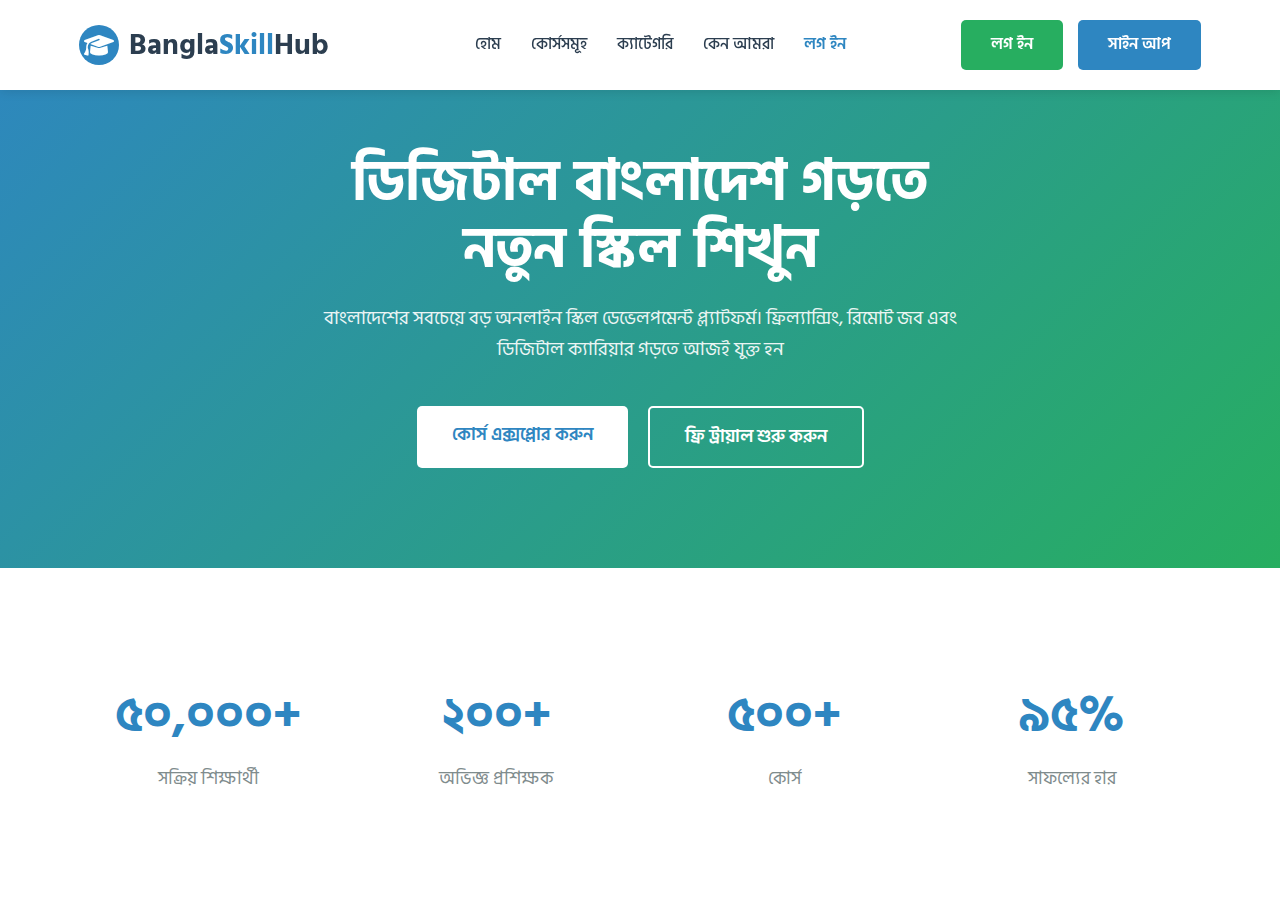
<file: index.html>
<!DOCTYPE html>
<html lang="bn">
<head>
    <meta charset="UTF-8">
    <meta name="viewport" content="width=device-width, initial-scale=1.0">
    <title>Bangla Skill Hub - বাংলাদেশের #১ অনলাইন স্কিল ডেভেলপমেন্ট প্ল্যাটফর্ম</title>
    <link rel="stylesheet" href="style.css">
    <link rel="stylesheet" href="https://cdnjs.cloudflare.com/ajax/libs/font-awesome/6.4.0/css/all.min.css">
    <link href="https://fonts.googleapis.com/css2?family=Hind+Siliguri:wght@300;400;500;600;700&family=Poppins:wght@300;400;500;600;700&display=swap" rel="stylesheet">
    <style>
        /* হোম পেজের জন্য অতিরিক্ত স্টাইল */
        .hero-section {
            background: linear-gradient(135deg, #2E86C1 0%, #27AE60 100%);
            color: white;
            padding: 150px 0 100px;
            position: relative;
            overflow: hidden;
        }

        .hero-content {
            max-width: 1200px;
            margin: 0 auto;
            padding: 0 20px;
            text-align: center;
        }

        .hero-title {
            font-size: 3.5rem;
            margin-bottom: 20px;
            line-height: 1.2;
        }

        .hero-subtitle {
            font-size: 1.2rem;
            opacity: 0.9;
            margin-bottom: 30px;
            max-width: 700px;
            margin-left: auto;
            margin-right: auto;
        }

        .cta-buttons {
            display: flex;
            gap: 20px;
            justify-content: center;
            margin-top: 40px;
        }

        .btn-hero {
            padding: 15px 35px;
            font-size: 1.1rem;
            font-weight: 600;
        }

        .btn-primary-hero {
            background: white;
            color: #2E86C1;
        }

        .btn-outline-hero {
            background: transparent;
            border: 2px solid white;
            color: white;
        }

        .stats-section {
            background: white;
            padding: 80px 0;
        }

        .stats-grid {
            display: grid;
            grid-template-columns: repeat(4, 1fr);
            gap: 30px;
            text-align: center;
        }

        .stat-box {
            padding: 30px;
        }

        .stat-number {
            font-size: 3rem;
            font-weight: 700;
            color: #2E86C1;
            margin-bottom: 10px;
        }

        .stat-text {
            color: #7F8C8D;
            font-size: 1.1rem;
        }
    </style>
</head>
<body>
    <!-- নেভিগেশন বার -->
    <nav class="navbar">
        <div class="container">
            <a href="index.html" class="logo">
                <div class="logo-icon">
                    <i class="fas fa-graduation-cap"></i>
                </div>
                <div class="logo-text">Bangla<span>Skill</span>Hub</div>
            </a>
            
            <div class="menu-toggle">
                <i class="fas fa-bars"></i>
            </div>
            
            <ul class="nav-links">
                <li><a href="#home">হোম</a></li>
                <li><a href="course-list.html">কোর্সসমূহ</a></li>
                <li><a href="#categories">ক্যাটেগরি</a></li>
                <li><a href="#features">কেন আমরা</a></li>
                <li><a href="login.html" class="login-link">লগ ইন</a></li>
            </ul>
            
            <div class="auth-buttons">
                <a href="login.html" class="btn btn-secondary">লগ ইন</a>
                <a href="signup.html" class="btn btn-primary">সাইন আপ</a>
            </div>
        </div>
    </nav>

    <!-- হিরো সেকশন -->
    <section id="home" class="hero-section">
        <div class="hero-content">
            <h1 class="hero-title">ডিজিটাল বাংলাদেশ গড়তে<br>নতুন স্কিল শিখুন</h1>
            <p class="hero-subtitle">বাংলাদেশের সবচেয়ে বড় অনলাইন স্কিল ডেভেলপমেন্ট প্ল্যাটফর্ম। ফ্রিল্যান্সিং, রিমোট জব এবং ডিজিটাল ক্যারিয়ার গড়তে আজই যুক্ত হন</p>
            
            <div class="cta-buttons">
                <a href="course-list.html" class="btn btn-hero btn-primary-hero">কোর্স এক্সপ্লোর করুন</a>
                <a href="signup.html" class="btn btn-hero btn-outline-hero">ফ্রি ট্রায়াল শুরু করুন</a>
            </div>
        </div>
    </section>

    <!-- স্ট্যাটস -->
    <section class="stats-section">
        <div class="container">
            <div class="stats-grid">
                <div class="stat-box">
                    <div class="stat-number">৫০,০০০+</div>
                    <div class="stat-text">সক্রিয় শিক্ষার্থী</div>
                </div>
                <div class="stat-box">
                    <div class="stat-number">২০০+</div>
                    <div class="stat-text">অভিজ্ঞ প্রশিক্ষক</div>
                </div>
                <div class="stat-box">
                    <div class="stat-number">৫০০+</div>
                    <div class="stat-text">কোর্স</div>
                </div>
                <div class="stat-box">
                    <div class="stat-number">৯৫%</div>
                    <div class="stat-text">সাফল্যের হার</div>
                </div>
            </div>
        </div>
    </section>

    <!-- কোর্স ক্যাটেগরি (আগের মত) -->
    <!-- ফিচারস (আগের মত) -->
    <!-- টেস্টিমোনিয়াল (আগের মত) -->
    <!-- ফুটার (আগের মত) -->

    <script src="script.js"></script>
</body>
</html>
</file>
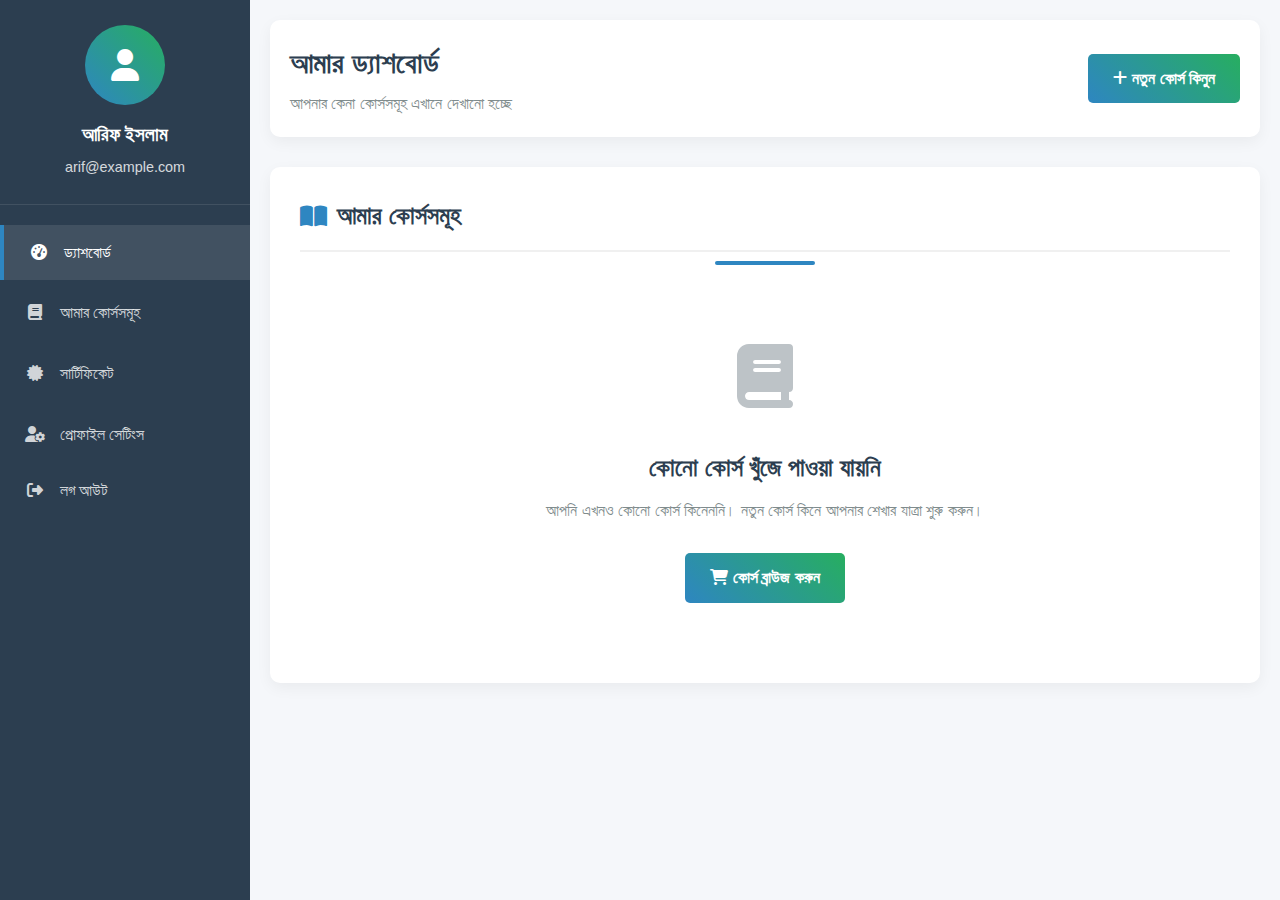
<file: dashboard.html>
<!DOCTYPE html>
<html lang="bn">
<head>
    <meta charset="UTF-8">
    <meta name="viewport" content="width=device-width, initial-scale=1.0">
    <title>আমার ড্যাশবোর্ড - Bangla Skill Hub</title>
    <link rel="stylesheet" href="style.css">
    <link rel="stylesheet" href="https://cdnjs.cloudflare.com/ajax/libs/font-awesome/6.4.0/css/all.min.css">
    <style>
        /* ড্যাশবোর্ড স্টাইল */
        :root {
            --sidebar-width: 250px;
            --header-height: 70px;
        }

        * {
            margin: 0;
            padding: 0;
            box-sizing: border-box;
        }

        body {
            font-family: 'Hind Siliguri', sans-serif;
            background: #f5f7fa;
            display: flex;
            min-height: 100vh;
        }

        /* সাইডবার */
        .sidebar {
            width: var(--sidebar-width);
            background: #2C3E50;
            color: white;
            position: fixed;
            height: 100vh;
            overflow-y: auto;
            transition: all 0.3s;
            z-index: 100;
        }

        .sidebar-header {
            padding: 25px 20px;
            text-align: center;
            border-bottom: 1px solid rgba(255,255,255,0.1);
        }

        .user-avatar {
            width: 80px;
            height: 80px;
            background: linear-gradient(45deg, #2E86C1, #27AE60);
            border-radius: 50%;
            margin: 0 auto 15px;
            display: flex;
            align-items: center;
            justify-content: center;
            font-size: 2rem;
        }

        .user-name {
            font-size: 1.2rem;
            font-weight: 600;
            margin-bottom: 5px;
        }

        .user-email {
            font-size: 0.9rem;
            opacity: 0.8;
        }

        .sidebar-menu {
            list-style: none;
            padding: 20px 0;
        }

        .menu-item {
            margin-bottom: 5px;
        }

        .menu-link {
            display: flex;
            align-items: center;
            padding: 15px 25px;
            color: rgba(255,255,255,0.8);
            text-decoration: none;
            transition: all 0.3s;
        }

        .menu-link:hover,
        .menu-link.active {
            background: rgba(255,255,255,0.1);
            color: white;
            border-left: 4px solid #2E86C1;
        }

        .menu-icon {
            width: 20px;
            margin-right: 15px;
            text-align: center;
        }

        .logout-btn {
            display: flex;
            align-items: center;
            padding: 15px 25px;
            color: rgba(255,255,255,0.8);
            text-decoration: none;
            background: none;
            border: none;
            width: 100%;
            font-family: inherit;
            font-size: 1rem;
            cursor: pointer;
            transition: all 0.3s;
            text-align: left;
        }

        .logout-btn:hover {
            background: rgba(231, 76, 60, 0.2);
            color: #E74C3C;
            border-left: 4px solid #E74C3C;
        }

        /* মেইন কন্টেন্ট */
        .main-content {
            flex: 1;
            margin-left: var(--sidebar-width);
            padding: 20px;
        }

        .dashboard-header {
            background: white;
            padding: 20px;
            border-radius: 10px;
            box-shadow: 0 5px 15px rgba(0,0,0,0.05);
            margin-bottom: 30px;
            display: flex;
            justify-content: space-between;
            align-items: center;
        }

        .header-title h1 {
            color: #2C3E50;
            font-size: 1.8rem;
            margin-bottom: 5px;
        }

        .header-title p {
            color: #7F8C8D;
        }

        .enroll-btn {
            background: linear-gradient(45deg, #2E86C1, #27AE60);
            color: white;
            border: none;
            padding: 12px 25px;
            border-radius: 5px;
            font-size: 1rem;
            font-weight: 600;
            cursor: pointer;
            transition: all 0.3s;
            text-decoration: none;
            display: inline-block;
        }

        .enroll-btn:hover {
            transform: translateY(-3px);
            box-shadow: 0 10px 20px rgba(46, 134, 193, 0.2);
        }

        /* আমার কোর্স */
        .my-courses {
            background: white;
            border-radius: 10px;
            padding: 30px;
            box-shadow: 0 5px 15px rgba(0,0,0,0.05);
            margin-bottom: 30px;
        }

        .section-title {
            color: #2C3E50;
            font-size: 1.5rem;
            margin-bottom: 25px;
            padding-bottom: 15px;
            border-bottom: 2px solid #f0f0f0;
            display: flex;
            align-items: center;
            gap: 10px;
        }

        .section-title i {
            color: #2E86C1;
        }

        .courses-container {
            display: grid;
            grid-template-columns: repeat(auto-fill, minmax(350px, 1fr));
            gap: 25px;
        }

        .course-card {
            border: 2px solid #E8E8E8;
            border-radius: 10px;
            overflow: hidden;
            transition: all 0.3s;
        }

        .course-card:hover {
            transform: translateY(-5px);
            box-shadow: 0 15px 30px rgba(0,0,0,0.1);
            border-color: #2E86C1;
        }

        .course-header {
            background: linear-gradient(45deg, #2E86C1, #27AE60);
            color: white;
            padding: 20px;
            position: relative;
        }

        .course-category {
            position: absolute;
            top: 15px;
            right: 15px;
            background: rgba(255,255,255,0.2);
            padding: 5px 15px;
            border-radius: 20px;
            font-size: 0.8rem;
            font-weight: 600;
        }

        .course-title {
            font-size: 1.3rem;
            margin-bottom: 10px;
        }

        .course-body {
            padding: 25px;
        }

        .course-meta {
            display: flex;
            justify-content: space-between;
            margin-bottom: 20px;
            color: #7F8C8D;
            font-size: 0.9rem;
        }

        .course-meta span {
            display: flex;
            align-items: center;
            gap: 5px;
        }

        .progress-section {
            margin-bottom: 25px;
        }

        .progress-label {
            display: flex;
            justify-content: space-between;
            margin-bottom: 8px;
            font-weight: 600;
            color: #2C3E50;
        }

        .progress-bar {
            height: 8px;
            background: #E8E8E8;
            border-radius: 4px;
            overflow: hidden;
        }

        .progress-fill {
            height: 100%;
            background: linear-gradient(45deg, #2E86C1, #27AE60);
            border-radius: 4px;
            transition: width 0.5s ease;
        }

        .course-actions {
            display: flex;
            gap: 15px;
        }

        .action-btn {
            flex: 1;
            padding: 12px;
            border: 2px solid #2E86C1;
            background: white;
            color: #2E86C1;
            border-radius: 5px;
            font-weight: 600;
            cursor: pointer;
            transition: all 0.3s;
            text-align: center;
            text-decoration: none;
        }

        .action-btn.continue {
            background: #2E86C1;
            color: white;
        }

        .action-btn:hover {
            transform: translateY(-3px);
            box-shadow: 0 5px 15px rgba(0,0,0,0.1);
        }

        /* খালি স্টেট */
        .empty-state {
            text-align: center;
            padding: 50px 20px;
        }

        .empty-icon {
            font-size: 4rem;
            color: #BDC3C7;
            margin-bottom: 20px;
        }

        .empty-state h3 {
            color: #2C3E50;
            margin-bottom: 10px;
            font-size: 1.5rem;
        }

        .empty-state p {
            color: #7F8C8D;
            margin-bottom: 30px;
            max-width: 500px;
            margin-left: auto;
            margin-right: auto;
        }

        /* রেসপন্সিভ */
        @media (max-width: 1024px) {
            .courses-container {
                grid-template-columns: repeat(auto-fill, minmax(300px, 1fr));
            }
        }

        @media (max-width: 768px) {
            .sidebar {
                transform: translateX(-100%);
                width: 280px;
            }
            
            .sidebar.active {
                transform: translateX(0);
            }
            
            .main-content {
                margin-left: 0;
            }
            
            .dashboard-header {
                flex-direction: column;
                gap: 20px;
                text-align: center;
            }
            
            .courses-container {
                grid-template-columns: 1fr;
            }
            
            .menu-toggle {
                display: block;
                position: fixed;
                top: 20px;
                left: 20px;
                background: #2C3E50;
                color: white;
                border: none;
                width: 40px;
                height: 40px;
                border-radius: 5px;
                cursor: pointer;
                z-index: 101;
            }
        }

        .menu-toggle {
            display: none;
        }
    </style>
</head>
<body>
    <!-- সাইডবার -->
    <aside class="sidebar" id="sidebar">
        <div class="sidebar-header">
            <div class="user-avatar" id="userAvatar">
                <i class="fas fa-user"></i>
            </div>
            <div class="user-name" id="userName">আরিফ ইসলাম</div>
            <div class="user-email" id="userEmail">arif@example.com</div>
        </div>
        
        <ul class="sidebar-menu">
            <li class="menu-item">
                <a href="#dashboard" class="menu-link active">
                    <span class="menu-icon"><i class="fas fa-tachometer-alt"></i></span>
                    ড্যাশবোর্ড
                </a>
            </li>
            <li class="menu-item">
                <a href="#my-courses" class="menu-link">
                    <span class="menu-icon"><i class="fas fa-book"></i></span>
                    আমার কোর্সসমূহ
                </a>
            </li>
            <li class="menu-item">
                <a href="#certificates" class="menu-link">
                    <span class="menu-icon"><i class="fas fa-certificate"></i></span>
                    সার্টিফিকেট
                </a>
            </li>
            <li class="menu-item">
                <a href="#profile" class="menu-link">
                    <span class="menu-icon"><i class="fas fa-user-cog"></i></span>
                    প্রোফাইল সেটিংস
                </a>
            </li>
            <li class="menu-item">
                <button class="logout-btn" onclick="logout()">
                    <span class="menu-icon"><i class="fas fa-sign-out-alt"></i></span>
                    লগ আউট
                </button>
            </li>
        </ul>
    </aside>

    <!-- মোবাইল মেনু টগল -->
    <button class="menu-toggle" id="menuToggle" onclick="toggleSidebar()">
        <i class="fas fa-bars"></i>
    </button>

    <!-- মেইন কন্টেন্ট -->
    <main class="main-content">
        <!-- হেডার -->
        <div class="dashboard-header">
            <div class="header-title">
                <h1>আমার ড্যাশবোর্ড</h1>
                <p>আপনার কেনা কোর্সসমূহ এখানে দেখানো হচ্ছে</p>
            </div>
            <a href="course-list.html" class="enroll-btn">
                <i class="fas fa-plus"></i> নতুন কোর্স কিনুন
            </a>
        </div>

        <!-- আমার কোর্স সেকশন -->
        <section id="my-courses" class="my-courses">
            <h2 class="section-title">
                <i class="fas fa-book-open"></i> আমার কোর্সসমূহ
            </h2>
            
            <div id="coursesContainer" class="courses-container">
                <!-- এখানে কোর্স কার্ডগুলো জাভাস্ক্রিপ্ট দিয়ে যোগ হবে -->
            </div>

            <!-- খালি স্টেট -->
            <div id="emptyState" class="empty-state" style="display: none;">
                <div class="empty-icon">
                    <i class="fas fa-book"></i>
                </div>
                <h3>কোনো কোর্স খুঁজে পাওয়া যায়নি</h3>
                <p>আপনি এখনও কোনো কোর্স কিনেননি। নতুন কোর্স কিনে আপনার শেখার যাত্রা শুরু করুন।</p>
                <a href="course-list.html" class="enroll-btn">
                    <i class="fas fa-shopping-cart"></i> কোর্স ব্রাউজ করুন
                </a>
            </div>
        </section>

        <!-- কোর্স ডিটেলস মডাল -->
        <div id="courseModal" style="display: none; position: fixed; top: 0; left: 0; width: 100%; height: 100%; background: rgba(0,0,0,0.5); z-index: 1000; align-items: center; justify-content: center;">
            <div style="background: white; border-radius: 15px; padding: 40px; max-width: 800px; width: 90%; max-height: 90vh; overflow-y: auto;">
                <div style="display: flex; justify-content: space-between; align-items: center; margin-bottom: 30px;">
                    <h2 id="modalCourseTitle" style="color: #2C3E50; font-size: 1.8rem;"></h2>
                    <button onclick="closeCourseModal()" style="background: none; border: none; font-size: 1.5rem; cursor: pointer; color: #7F8C8D;">
                        <i class="fas fa-times"></i>
                    </button>
                </div>
                
                <div id="courseContent" style="line-height: 1.8;">
                    <!-- এখানে কোর্স কন্টেন্ট লোড হবে -->
                </div>
                
                <div style="margin-top: 30px; display: flex; gap: 15px; justify-content: flex-end;">
                    <button onclick="closeCourseModal()" style="padding: 12px 25px; border: 2px solid #7F8C8D; background: white; color: #7F8C8D; border-radius: 5px; cursor: pointer;">
                        বন্ধ করুন
                    </button>
                    <button id="startLearningBtn" onclick="startLearning()" style="padding: 12px 25px; background: #2E86C1; color: white; border: none; border-radius: 5px; cursor: pointer;">
                        <i class="fas fa-play"></i> শেখা শুরু করুন
                    </button>
                </div>
            </div>
        </div>
    </main>

    <script>
        // ব্যবহারকারী তথ্য
        let currentUser = JSON.parse(localStorage.getItem('currentUser')) || {
            name: 'আরিফ ইসলাম',
            email: 'arif@example.com',
            avatar: 'A'
        };

        // আমার কোর্স লিস্ট
        let myCourses = [];

        // পেজ লোড
        document.addEventListener('DOMContentLoaded', function() {
            loadUserData();
            loadMyCourses();
            setupEventListeners();
        });

        // ব্যবহারকারী তথ্য লোড
        function loadUserData() {
            document.getElementById('userName').textContent = currentUser.name;
            document.getElementById('userEmail').textContent = currentUser.email;
            
            // প্রথম অক্ষর দিয়ে অ্যাভাটার
            const avatar = currentUser.name.charAt(0);
            document.getElementById('userAvatar').innerHTML = `<i class="fas fa-user"></i>`;
        }

        // আমার কোর্স লোড
        function loadMyCourses() {
            // লোকালস্টোরেজ থেকে এনরোলমেন্ট লোড
            const enrollments = JSON.parse(localStorage.getItem('enrollments') || '[]');
            
            if (enrollments.length === 0) {
                // খালি স্টেট দেখান
                document.getElementById('emptyState').style.display = 'block';
                document.getElementById('coursesContainer').style.display = 'none';
                return;
            }
            
            // খালি স্টেট লুকান
            document.getElementById('emptyState').style.display = 'none';
            document.getElementById('coursesContainer').style.display = 'grid';
            
            // কোর্স কার্ড তৈরি
            const container = document.getElementById('coursesContainer');
            container.innerHTML = '';
            
            enrollments.forEach((enrollment, index) => {
                const courseCard = createCourseCard(enrollment, index);
                container.appendChild(courseCard);
            });
        }

        // কোর্স কার্ড তৈরি
        function createCourseCard(enrollment, index) {
            const course = enrollment.course || 'কোর্স';
            const progress = enrollment.progress || 0;
            const enrolledAt = new Date(enrollment.enrolledAt).toLocaleDateString('bn-BD');
            
            // র্যান্ডম কালার (কোর্স টাইপ অনুযায়ী)
            const colors = {
                'জাভাস্ক্রিপ্ট': { bg: '#3498DB', text: 'ওয়েব ডেভেলপমেন্ট' },
                'Figma': { bg: '#27AE60', text: 'গ্রাফিক ডিজাইন' },
                'SEO': { bg: '#E74C3C', text: 'ডিজিটাল মার্কেটিং' },
                'Python': { bg: '#F39C12', text: 'ডাটা সায়েন্স' },
                'React': { bg: '#9B59B6', text: 'ওয়েব ডেভেলপমেন্ট' }
            };
            
            let courseInfo = colors['জাভাস্ক্রিপ্ট'];
            for (const [key, value] of Object.entries(colors)) {
                if (course.includes(key)) {
                    courseInfo = value;
                    break;
                }
            }
            
            const card = document.createElement('div');
            card.className = 'course-card';
            card.innerHTML = `
                <div class="course-header" style="background: ${courseInfo.bg}">
                    <div class="course-category">${courseInfo.text}</div>
                    <h3 class="course-title">${course}</h3>
                    <p style="opacity: 0.9; font-size: 0.9rem;">এনরোল্ড: ${enrolledAt}</p>
                </div>
                <div class="course-body">
                    <div class="course-meta">
                        <span><i class="fas fa-clock"></i> ৪০ ঘন্টা</span>
                        <span><i class="fas fa-chart-line"></i> ${progress}% কমপ্লিট</span>
                    </div>
                    
                    <div class="progress-section">
                        <div class="progress-label">
                            <span>প্রগ্রেস</span>
                            <span>${progress}%</span>
                        </div>
                        <div class="progress-bar">
                            <div class="progress-fill" style="width: ${progress}%"></div>
                        </div>
                    </div>
                    
                    <div class="course-actions">
                        <button class="action-btn continue" onclick="openCourse('${course}', ${index})">
                            <i class="fas fa-play"></i> শেখা শুরু করুন
                        </button>
                        <button class="action-btn" onclick="viewCourseDetails('${course}', ${index})">
                            <i class="fas fa-info-circle"></i> বিস্তারিত
                        </button>
                    </div>
                </div>
            `;
            
            return card;
        }

        // কোর্স ওপেন
        function openCourse(courseName, index) {
            // কোর্স কন্টেন্ট তৈরি
            const courseContent = getCourseContent(courseName);
            
            // মডাল আপডেট
            document.getElementById('modalCourseTitle').textContent = courseName;
            document.getElementById('courseContent').innerHTML = courseContent;
            
            // Start Learning বাটন এনাবল
            document.getElementById('startLearningBtn').onclick = function() {
                startSpecificCourse(courseName, index);
            };
            
            // মডাল শো
            document.getElementById('courseModal').style.display = 'flex';
            
            // প্রগ্রেস আপডেট
            updateProgress(index, 5);
        }

        // কোর্স কন্টেন্ট
        function getCourseContent(courseName) {
            const contents = {
                'জাভাস্ক্রিপ্ট মাস্টারি কোর্স': `
                    <div style="margin-bottom: 20px;">
                        <h3 style="color: #2C3E50; margin-bottom: 10px;">কোর্স ওভারভিউ</h3>
                        <p>এই কোর্সে আপনি শিখবেন:</p>
                        <ul style="padding-left: 20px; margin: 10px 0;">
                            <li>জাভাস্ক্রিপ্ট বেসিক থেকে এডভান্সড</li>
                            <li>ES6+ ফিচারসমূহ</li>
                            <li>DOM ম্যানিপুলেশন</li>
                            <li>এসিঙ্ক্রোনাস জাভাস্ক্রিপ্ট</li>
                            <li>API ইন্টিগ্রেশন</li>
                            <li>রিয়েল-ওয়ার্ল্ড প্রোজেক্ট</li>
                        </ul>
                    </div>
                    
                    <div style="display: grid; grid-template-columns: repeat(2, 1fr); gap: 20px; margin: 25px 0;">
                        <div style="background: #F8F9FA; padding: 15px; border-radius: 8px;">
                            <h4 style="color: #2C3E50; margin-bottom: 10px;"><i class="fas fa-video"></i> ভিডিও লেকচার</h4>
                            <p style="color: #7F8C8D;">৪০+ ভিডিও লেকচার</p>
                        </div>
                        <div style="background: #F8F9FA; padding: 15px; border-radius: 8px;">
                            <h4 style="color: #2C3E50; margin-bottom: 10px;"><i class="fas fa-tasks"></i> এসাইনমেন্ট</h4>
                            <p style="color: #7F8C8D;">১৫+ প্র্যাকটিক্যাল এসাইনমেন্ট</p>
                        </div>
                    </div>
                    
                    <h3 style="color: #2C3E50; margin: 25px 0 15px;">কোর্স মডিউলসমূহ</h3>
                    <div style="background: #F8F9FA; padding: 20px; border-radius: 10px;">
                        <div style="display: flex; justify-content: space-between; padding: 10px; border-bottom: 1px solid #E8E8E8;">
                            <span>১. জাভাস্ক্রিপ্ট বেসিকস</span>
                            <span style="color: #27AE60;"><i class="fas fa-check-circle"></i> কমপ্লিটেড</span>
                        </div>
                        <div style="display: flex; justify-content: space-between; padding: 10px; border-bottom: 1px solid #E8E8E8;">
                            <span>২. DOM ম্যানিপুলেশন</span>
                            <span style="color: #F39C12;"><i class="fas fa-play-circle"></i> ইন প্রগ্রেস</span>
                        </div>
                        <div style="display: flex; justify-content: space-between; padding: 10px;">
                            <span>৩. এডভান্সড জাভাস্ক্রিপ্ট</span>
                            <span style="color: #BDC3C7;"><i class="fas fa-lock"></i> লকড</span>
                        </div>
                    </div>
                `,
                'Figma UI/UX ডিজাইন': `
                    <div style="margin-bottom: 20px;">
                        <h3 style="color: #2C3E50; margin-bottom: 10px;">কোর্স ওভারভিউ</h3>
                        <p>এই কোর্সে আপনি শিখবেন:</p>
                        <ul style="padding-left: 20px; margin: 10px 0;">
                            <li>Figma টুলস এবং ইন্টারফেস</li>
                            <li>UI/UX ডিজাইন প্রিন্সিপাল</li>
                            <li>ওয়্যারফ্রেমিং এবং প্রোটোটাইপিং</li>
                            <li>ডিজাইন সিস্টেম তৈরি</li>
                            <li>কলাবরেশন এবং হ্যান্ডঅফ</li>
                        </ul>
                    </div>
                `,
                'SEO মাস্টারি': `
                    <div style="margin-bottom: 20px;">
                        <h3 style="color: #2C3E50; margin-bottom: 10px;">কোর্স ওভারভিউ</h3>
                        <p>এই কোর্সে আপনি শিখবেন:</p>
                        <ul style="padding-left: 20px; margin: 10px 0;">
                            <li>SEO বেসিকস এবং ফান্ডামেন্টালস</li>
                            <li>কীওয়ার্ড রিসার্চ</li>
                            <li>অন-পেজ এবং অফ-পেজ SEO</li>
                            <li>টেকনিকাল SEO</li>
                            <li>লোকাল SEO</li>
                        </ul>
                    </div>
                `
            };
            
            return contents[courseName] || `
                <div style="text-align: center; padding: 40px 20px;">
                    <i class="fas fa-book" style="font-size: 4rem; color: #BDC3C7; margin-bottom: 20px;"></i>
                    <h3 style="color: #2C3E50; margin-bottom: 10px;">কোর্স কন্টেন্ট</h3>
                    <p style="color: #7F8C8D;">এই কোর্সের কন্টেন্ট শীঘ্রই আপডেট করা হবে।</p>
                </div>
            `;
        }

        // কোর্স ডিটেলস দেখান
        function viewCourseDetails(courseName, index) {
            const enrollments = JSON.parse(localStorage.getItem('enrollments') || '[]');
            const enrollment = enrollments[index];
            
            let details = `
                <div style="margin-bottom: 20px;">
                    <h3 style="color: #2C3E50; margin-bottom: 10px;">কোর্স তথ্য</h3>
                    <div style="background: #F8F9FA; padding: 20px; border-radius: 10px;">
                        <div style="display: flex; justify-content: space-between; margin-bottom: 10px;">
                            <span style="font-weight: 600;">কোর্স:</span>
                            <span>${courseName}</span>
                        </div>
                        <div style="display: flex; justify-content: space-between; margin-bottom: 10px;">
                            <span style="font-weight: 600;">এনরোলমেন্ট তারিখ:</span>
                            <span>${new Date(enrollment.enrolledAt).toLocaleDateString('bn-BD')}</span>
                        </div>
                        <div style="display: flex; justify-content: space-between; margin-bottom: 10px;">
                            <span style="font-weight: 600;">পেমেন্ট:</span>
                            <span>৳ ${enrollment.amount || 'N/A'}</span>
                        </div>
                        <div style="display: flex; justify-content: space-between;">
                            <span style="font-weight: 600;">স্ট্যাটাস:</span>
                            <span style="color: #27AE60; font-weight: 600;">${enrollment.status || 'এক্টিভ'}</span>
                        </div>
                    </div>
                </div>
                
                <h3 style="color: #2C3E50; margin: 25px 0 15px;">আপনার প্রগ্রেস</h3>
                <div style="background: #F8F9FA; padding: 20px; border-radius: 10px;">
                    <div style="display: flex; justify-content: space-between; margin-bottom: 10px;">
                        <span style="font-weight: 600;">কমপ্লিশন রেট:</span>
                        <span>${enrollment.progress || 0}%</span>
                    </div>
                    <div style="height: 10px; background: #E8E8E8; border-radius: 5px; overflow: hidden;">
                        <div style="width: ${enrollment.progress || 0}%; height: 100%; background: linear-gradient(45deg, #2E86C1, #27AE60); border-radius: 5px;"></div>
                    </div>
                </div>
            `;
            
            document.getElementById('modalCourseTitle').textContent = `${courseName} - বিস্তারিত`;
            document.getElementById('courseContent').innerHTML = details;
            
            // Start Learning বাটন হাইড
            document.getElementById('startLearningBtn').style.display = 'none';
            
            // মডাল শো
            document.getElementById('courseModal').style.display = 'flex';
        }

        // কোর্স মডাল ক্লোজ
        function closeCourseModal() {
            document.getElementById('courseModal').style.display = 'none';
        }

        // নির্দিষ্ট কোর্স শুরু
        function startSpecificCourse(courseName, index) {
            alert(`শুরু করা হচ্ছে: ${courseName}`);
            // এখানে আপনি কোর্স কন্টেন্ট পেজে রিডাইরেক্ট করতে পারেন
            // window.location.href = `course-player.html?course=${encodeURIComponent(courseName)}&index=${index}`;
            
            // প্রগ্রেস আপডেট
            updateProgress(index, 10);
            closeCourseModal();
        }

        // প্রগ্রেস আপডেট
        function updateProgress(index, increment) {
            const enrollments = JSON.parse(localStorage.getItem('enrollments') || '[]');
            if (enrollments[index]) {
                enrollments[index].progress = Math.min((enrollments[index].progress || 0) + increment, 100);
                localStorage.setItem('enrollments', JSON.stringify(enrollments));
                loadMyCourses(); // UI রিফ্রেশ
            }
        }

        // ইভেন্ট লিসেনার সেটআপ
        function setupEventListeners() {
            // সাইডবার মেনু
            document.querySelectorAll('.menu-link').forEach(link => {
                link.addEventListener('click', function(e) {
                    e.preventDefault();
                    
                    // সব লিংক থেকে একটিভ ক্লাস সরান
                    document.querySelectorAll('.menu-link').forEach(item => {
                        item.classList.remove('active');
                    });
                    
                    // ক্লিক করা লিংকে একটিভ ক্লাস যোগ
                    this.classList.add('active');
                    
                    // সেকশন স্ক্রল
                    const targetId = this.getAttribute('href').substring(1);
                    const targetSection = document.getElementById(targetId);
                    if (targetSection) {
                        targetSection.scrollIntoView({ behavior: 'smooth' });
                    }
                });
            });
        }

        // সাইডবার টগল (মোবাইলের জন্য)
        function toggleSidebar() {
            const sidebar = document.getElementById('sidebar');
            const toggleBtn = document.getElementById('menuToggle');
            
            sidebar.classList.toggle('active');
            
            if (sidebar.classList.contains('active')) {
                toggleBtn.innerHTML = '<i class="fas fa-times"></i>';
            } else {
                toggleBtn.innerHTML = '<i class="fas fa-bars"></i>';
            }
        }

        // লগ আউট
        function logout() {
            if (confirm('আপনি কি লগ আউট করতে চান?')) {
                localStorage.removeItem('currentUser');
                window.location.href = 'signin.html';
            }
        }

        // URL থেকে কোর্স ডেটা চেক
        window.onload = function() {
            const urlParams = new URLSearchParams(window.location.search);
            const newEnrollment = urlParams.get('newEnrollment');
            
            if (newEnrollment === 'true') {
                // নতুন এনরোলমেন্ট লোড
                loadMyCourses();
                
                // ওয়েলকাম মেসেজ
                setTimeout(() => {
                    alert('আপনার কোর্স সফলভাবে এনরোল হয়েছে! শেখা শুরু করুন।');
                }, 500);
            }
        };
    </script>
</body>
</html>
</file>
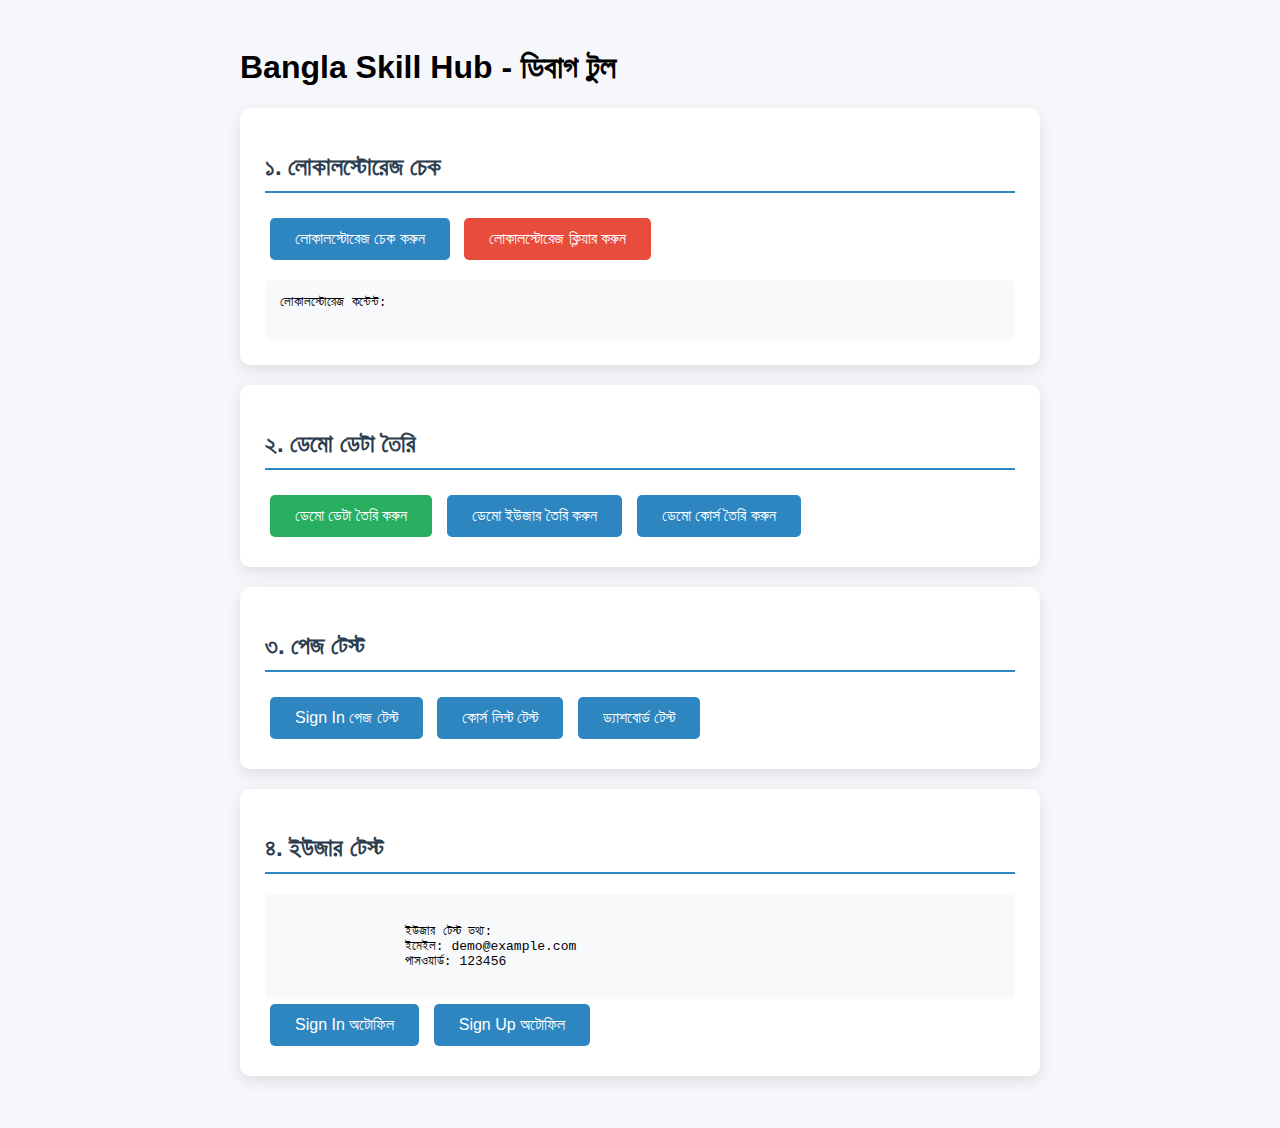
<file: debug.html>
<!DOCTYPE html>
<html lang="bn">
<head>
    <meta charset="UTF-8">
    <meta name="viewport" content="width=device-width, initial-scale=1.0">
    <title>ডিবাগ টুল - Bangla Skill Hub</title>
    <style>
        body { font-family: Arial, sans-serif; padding: 20px; background: #f5f7fa; }
        .debug-container { max-width: 800px; margin: 0 auto; }
        .debug-card { background: white; padding: 25px; border-radius: 10px; margin-bottom: 20px; box-shadow: 0 5px 15px rgba(0,0,0,0.1); }
        .debug-title { color: #2C3E50; margin-bottom: 20px; border-bottom: 2px solid #2E86C1; padding-bottom: 10px; }
        .debug-btn { background: #2E86C1; color: white; border: none; padding: 12px 25px; border-radius: 5px; cursor: pointer; margin: 5px; font-size: 1rem; }
        .debug-btn:hover { background: #2573a7; }
        .debug-btn.danger { background: #E74C3C; }
        .debug-btn.success { background: #27AE60; }
        .debug-info { background: #F8F9FA; padding: 15px; border-radius: 5px; margin-top: 15px; font-family: monospace; white-space: pre-wrap; }
    </style>
</head>
<body>
    <div class="debug-container">
        <h1>Bangla Skill Hub - ডিবাগ টুল</h1>
        
        <!-- লোকালস্টোরেজ ডিবাগ -->
        <div class="debug-card">
            <h2 class="debug-title">১. লোকালস্টোরেজ চেক</h2>
            <button class="debug-btn" onclick="checkLocalStorage()">লোকালস্টোরেজ চেক করুন</button>
            <button class="debug-btn danger" onclick="clearLocalStorage()">লোকালস্টোরেজ ক্লিয়ার করুন</button>
            <div id="localStorageInfo" class="debug-info"></div>
        </div>
        
        <!-- ডেমো ডেটা তৈরি -->
        <div class="debug-card">
            <h2 class="debug-title">২. ডেমো ডেটা তৈরি</h2>
            <button class="debug-btn success" onclick="createDemoData()">ডেমো ডেটা তৈরি করুন</button>
            <button class="debug-btn" onclick="createDemoUser()">ডেমো ইউজার তৈরি করুন</button>
            <button class="debug-btn" onclick="createDemoCourses()">ডেমো কোর্স তৈরি করুন</button>
        </div>
        
        <!-- পেজ টেস্ট -->
        <div class="debug-card">
            <h2 class="debug-title">৩. পেজ টেস্ট</h2>
            <button class="debug-btn" onclick="window.open('signin.html', '_blank')">Sign In পেজ টেস্ট</button>
            <button class="debug-btn" onclick="window.open('course-list.html', '_blank')">কোর্স লিস্ট টেস্ট</button>
            <button class="debug-btn" onclick="window.open('dashboard.html', '_blank')">ড্যাশবোর্ড টেস্ট</button>
        </div>
        
        <!-- ইউজার টেস্ট -->
        <div class="debug-card">
            <h2 class="debug-title">৪. ইউজার টেস্ট</h2>
            <div id="userTestInfo" class="debug-info">
                ইউজার টেস্ট তথ্য:
                ইমেইল: demo@example.com
                পাসওয়ার্ড: 123456
            </div>
            <button class="debug-btn" onclick="autoFillSignIn()">Sign In অটোফিল</button>
            <button class="debug-btn" onclick="autoFillSignUp()">Sign Up অটোফিল</button>
        </div>
    </div>
    
    <script>
        // লোকালস্টোরেজ চেক
        function checkLocalStorage() {
            let info = 'লোকালস্টোরেজ কন্টেন্ট:\n\n';
            
            for (let i = 0; i < localStorage.length; i++) {
                const key = localStorage.key(i);
                const value = localStorage.getItem(key);
                info += `${key}: ${value}\n\n`;
            }
            
            document.getElementById('localStorageInfo').textContent = info || 'লোকালস্টোরেজ খালি';
        }
        
        // লোকালস্টোরেজ ক্লিয়ার
        function clearLocalStorage() {
            if (confirm('আপনি কি সব ডেটা ডিলিট করতে চান?')) {
                localStorage.clear();
                alert('লোকালস্টোরেজ ক্লিয়ার করা হয়েছে!');
                checkLocalStorage();
            }
        }
        
        // ডেমো ডেটা তৈরি
        function createDemoData() {
            // ডেমো ইউজার
            const demoUser = {
                name: "ডেমো ব্যবহারকারী",
                email: "demo@example.com",
                phone: "01712345678",
                password: "123456",
                age: "18-25",
                education: "undergraduate",
                interest: "web",
                joinedAt: new Date().toISOString()
            };
            
            // ডেমো কোর্স
            const demoCourses = [
                {
                    id: 'javascript-mastery',
                    name: 'জাভাস্ক্রিপ্ট মাস্টারি',
                    category: 'web',
                    price: 1999,
                    originalPrice: 3999
                },
                {
                    id: 'figma-design',
                    name: 'Figma UI/UX ডিজাইন',
                    category: 'design',
                    price: 1499,
                    originalPrice: 2999
                }
            ];
            
            // লোকালস্টোরেজে সেভ
            localStorage.setItem('users', JSON.stringify([demoUser]));
            localStorage.setItem('currentUser', JSON.stringify(demoUser));
            localStorage.setItem('courses', JSON.stringify(demoCourses));
            
            alert('ডেমো ডেটা তৈরি করা হয়েছে!\nইমেইল: demo@example.com\nপাসওয়ার্ড: 123456');
            checkLocalStorage();
        }
        
        // অটোফিল ফাংশন
        function autoFillSignIn() {
            // Sign In পেজে পাঠান
            const signInData = {
                email: 'demo@example.com',
                password: '123456'
            };
            
            localStorage.setItem('autoFillData', JSON.stringify(signInData));
            window.open('signin.html?autofill=true', '_blank');
        }
        
        function autoFillSignUp() {
            const signUpData = {
                name: 'পরীক্ষা ব্যবহারকারী',
                email: 'test@example.com',
                phone: '01711111111',
                password: '123456'
            };
            
            localStorage.setItem('autoFillData', JSON.stringify(signUpData));
            window.open('signup.html?autofill=true', '_blank');
        }
        
        // প্রথমে লোকালস্টোরেজ চেক
        window.onload = checkLocalStorage;
    </script>
</body>
</html>
</file>
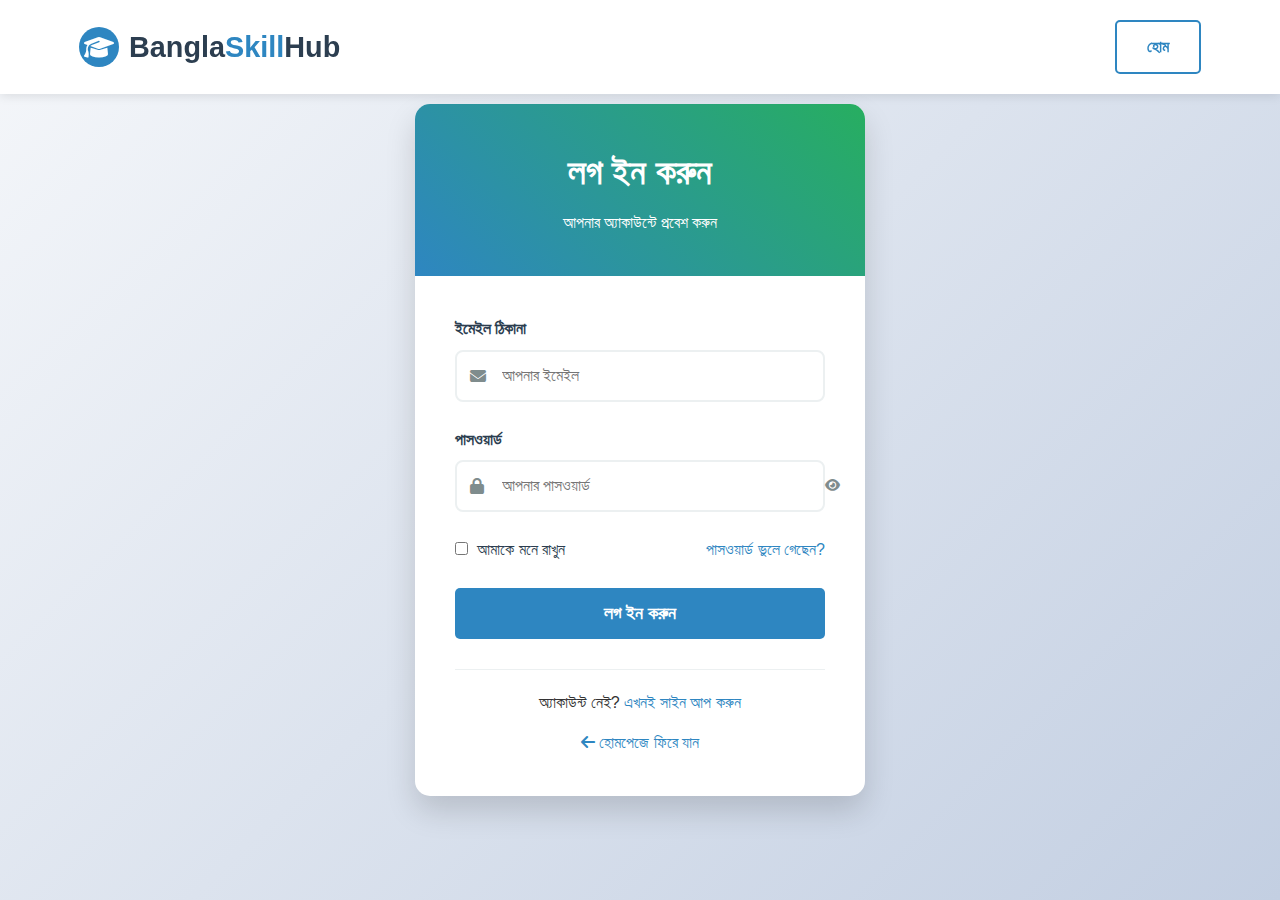
<file: login.html>
<!DOCTYPE html>
<html lang="bn">
<head>
    <meta charset="UTF-8">
    <meta name="viewport" content="width=device-width, initial-scale=1.0">
    <title>লগ ইন - Bangla Skill Hub</title>
    <link rel="stylesheet" href="style.css">
    <link rel="stylesheet" href="https://cdnjs.cloudflare.com/ajax/libs/font-awesome/6.4.0/css/all.min.css">
    <style>
        /* লগইন পেজের স্টাইল */
        .auth-container {
            min-height: 100vh;
            display: flex;
            align-items: center;
            justify-content: center;
            background: linear-gradient(135deg, #f5f7fa 0%, #c3cfe2 100%);
            padding: 20px;
        }

        .auth-box {
            background: white;
            border-radius: 15px;
            box-shadow: var(--shadow-lg);
            width: 100%;
            max-width: 450px;
            overflow: hidden;
        }

        .auth-header {
            background: linear-gradient(45deg, var(--primary), var(--secondary));
            color: white;
            padding: 40px 30px;
            text-align: center;
        }

        .auth-header h1 {
            font-size: 2.2rem;
            margin-bottom: 10px;
        }

        .auth-body {
            padding: 40px;
        }

        .form-group {
            margin-bottom: 25px;
        }

        .form-group label {
            display: block;
            margin-bottom: 8px;
            font-weight: 600;
            color: var(--dark);
        }

        .input-with-icon {
            position: relative;
        }

        .input-with-icon i {
            position: absolute;
            left: 15px;
            top: 50%;
            transform: translateY(-50%);
            color: var(--gray);
            z-index: 1;
        }

        .input-with-icon input {
            width: 100%;
            padding: 15px 15px 15px 45px;
            border: 2px solid var(--light-gray);
            border-radius: 8px;
            font-size: 1rem;
            font-family: inherit;
            transition: var(--transition);
            position: relative;
            background: transparent;
        }

        .input-with-icon input:focus {
            border-color: var(--primary);
            outline: none;
            box-shadow: 0 0 0 3px rgba(46, 134, 193, 0.1);
        }

        .error-input {
            border-color: var(--accent) !important;
            background-color: #FDEDED !important;
        }

        .success-input {
            border-color: var(--secondary) !important;
            background-color: #EAFAF1 !important;
        }

        .error-message {
            color: var(--accent);
            font-size: 0.85rem;
            margin-top: 5px;
            display: none;
        }

        .show-password {
            position: absolute;
            right: 15px;
            top: 50%;
            transform: translateY(-50%);
            background: none;
            border: none;
            color: var(--gray);
            cursor: pointer;
            z-index: 2;
        }

        .auth-footer {
            text-align: center;
            margin-top: 30px;
            padding-top: 20px;
            border-top: 1px solid var(--light-gray);
        }

        .auth-footer a {
            color: var(--primary);
            text-decoration: none;
            font-weight: 500;
        }

        .auth-footer a:hover {
            text-decoration: underline;
        }

        .alert {
            position: fixed;
            top: 100px;
            right: 20px;
            padding: 15px 20px;
            border-radius: 8px;
            color: white;
            z-index: 10000;
            transform: translateX(150%);
            transition: transform 0.3s ease;
            max-width: 400px;
            box-shadow: var(--shadow-lg);
        }

        .alert.show {
            transform: translateX(0);
        }

        .alert-success {
            background: var(--secondary);
        }

        .alert-error {
            background: var(--accent);
        }

        .alert-info {
            background: var(--primary);
        }

        .alert-close {
            position: absolute;
            right: 10px;
            top: 50%;
            transform: translateY(-50%);
            cursor: pointer;
            font-size: 1.2rem;
            line-height: 1;
        }

        /* লোডিং স্পিনার */
        .spinner {
            display: none;
            width: 40px;
            height: 40px;
            border: 4px solid #f3f3f3;
            border-top: 4px solid var(--primary);
            border-radius: 50%;
            animation: spin 1s linear infinite;
            margin: 0 auto;
        }

        @keyframes spin {
            0% { transform: rotate(0deg); }
            100% { transform: rotate(360deg); }
        }

        /* পাসওয়ার্ড স্ট্রেন্থ */
        .password-strength {
            height: 5px;
            background: var(--light-gray);
            border-radius: 3px;
            margin-top: 5px;
            overflow: hidden;
        }

        .strength-fill {
            height: 100%;
            width: 0%;
            transition: width 0.3s;
            border-radius: 3px;
        }

        .strength-weak {
            background: #E74C3C;
            width: 33%;
        }

        .strength-medium {
            background: #F39C12;
            width: 66%;
        }

        .strength-strong {
            background: #27AE60;
            width: 100%;
        }

        /* রেসপন্সিভ */
        @media (max-width: 576px) {
            .auth-body {
                padding: 30px 20px;
            }
            
            .auth-header {
                padding: 30px 20px;
            }
            
            .auth-header h1 {
                font-size: 1.8rem;
            }
        }
    </style>
</head>
<body>
    <!-- নেভিগেশন -->
    <nav class="navbar">
        <div class="container">
            <a href="index.html" class="logo">
                <div class="logo-icon">
                    <i class="fas fa-graduation-cap"></i>
                </div>
                <div class="logo-text">Bangla<span>Skill</span>Hub</div>
            </a>
            
            <div class="auth-buttons">
                <a href="index.html" class="btn btn-outline">হোম</a>
            </div>
        </div>
    </nav>

    <!-- লগইন ফর্ম -->
    <div class="auth-container">
        <div class="auth-box">
            <div class="auth-header">
                <h1>লগ ইন করুন</h1>
                <p>আপনার অ্যাকাউন্টে প্রবেশ করুন</p>
            </div>
            
            <div class="auth-body">
                <form id="loginForm">
                    <div class="form-group">
                        <label for="loginEmail">ইমেইল ঠিকানা</label>
                        <div class="input-with-icon">
                            <i class="fas fa-envelope"></i>
                            <input type="email" id="loginEmail" name="email" placeholder="আপনার ইমেইল" required>
                        </div>
                        <div class="error-message" id="emailError"></div>
                    </div>
                    
                    <div class="form-group">
                        <label for="loginPassword">পাসওয়ার্ড</label>
                        <div class="input-with-icon">
                            <i class="fas fa-lock"></i>
                            <input type="password" id="loginPassword" name="password" placeholder="আপনার পাসওয়ার্ড" required>
                            <button type="button" class="show-password" onclick="togglePassword('loginPassword', this)">
                                <i class="fas fa-eye"></i>
                            </button>
                        </div>
                        <div class="error-message" id="passwordError"></div>
                    </div>
                    
                    <div class="form-group" style="display: flex; justify-content: space-between; align-items: center;">
                        <div>
                            <input type="checkbox" id="rememberMe" name="remember">
                            <label for="rememberMe" style="font-weight: normal; display: inline; margin-left: 5px;">
                                আমাকে মনে রাখুন
                            </label>
                        </div>
                        <a href="#" style="color: var(--primary); text-decoration: none;">
                            পাসওয়ার্ড ভুলে গেছেন?
                        </a>
                    </div>
                    
                    <button type="submit" class="btn btn-primary" style="width: 100%; padding: 15px; font-size: 1.1rem;">
                        লগ ইন করুন
                    </button>
                    
                    <div id="loginSpinner" class="spinner" style="margin-top: 20px;"></div>
                </form>
                
                <div class="auth-footer">
                    <p>অ্যাকাউন্ট নেই? <a href="signup.html">এখনই সাইন আপ করুন</a></p>
                    <p style="margin-top: 15px;">
                        <a href="index.html">
                            <i class="fas fa-arrow-left"></i> হোমপেজে ফিরে যান
                        </a>
                    </p>
                </div>
            </div>
        </div>
    </div>

    <script>
        // পাসওয়ার্ড শো/হাইড
        function togglePassword(inputId, button) {
            const input = document.getElementById(inputId);
            const icon = button.querySelector('i');
            
            if (input.type === 'password') {
                input.type = 'text';
                icon.classList.remove('fa-eye');
                icon.classList.add('fa-eye-slash');
            } else {
                input.type = 'password';
                icon.classList.remove('fa-eye-slash');
                icon.classList.add('fa-eye');
            }
        }

        // ফর্ম ভ্যালিডেশন
        document.getElementById('loginForm').addEventListener('submit', async function(e) {
            e.preventDefault();
            
            const email = document.getElementById('loginEmail').value.trim();
            const password = document.getElementById('loginPassword').value.trim();
            
            // ভ্যালিডেশন
            let isValid = true;
            
            // ইমেইল ভ্যালিডেশন
            const emailRegex = /^[^\s@]+@[^\s@]+\.[^\s@]+$/;
            if (!email) {
                document.getElementById('emailError').textContent = 'ইমেইল প্রয়োজন';
                document.getElementById('emailError').style.display = 'block';
                document.getElementById('loginEmail').classList.add('error-input');
                isValid = false;
            } else if (!emailRegex.test(email)) {
                document.getElementById('emailError').textContent = 'বৈধ ইমেইল দিন';
                document.getElementById('emailError').style.display = 'block';
                document.getElementById('loginEmail').classList.add('error-input');
                isValid = false;
            } else {
                document.getElementById('emailError').style.display = 'none';
                document.getElementById('loginEmail').classList.remove('error-input');
                document.getElementById('loginEmail').classList.add('success-input');
            }
            
            // পাসওয়ার্ড ভ্যালিডেশন
            if (!password) {
                document.getElementById('passwordError').textContent = 'পাসওয়ার্ড প্রয়োজন';
                document.getElementById('passwordError').style.display = 'block';
                document.getElementById('loginPassword').classList.add('error-input');
                isValid = false;
            } else if (password.length < 6) {
                document.getElementById('passwordError').textContent = 'পাসওয়ার্ড কমপক্ষে ৬ অক্ষর হতে হবে';
                document.getElementById('passwordError').style.display = 'block';
                document.getElementById('loginPassword').classList.add('error-input');
                isValid = false;
            } else {
                document.getElementById('passwordError').style.display = 'none';
                document.getElementById('loginPassword').classList.remove('error-input');
                document.getElementById('loginPassword').classList.add('success-input');
            }
            
            if (!isValid) return;
            
            // লোডিং স্পিনার দেখান
            const spinner = document.getElementById('loginSpinner');
            spinner.style.display = 'block';
            
            try {
                // UserManager ক্লাস ব্যবহার করে লগইন
                const user = await UserManager.login(email, password);
                
                if (user) {
                    // সফল লগইন
                    showAlert('লগইন সফল! ড্যাশবোর্ডে নিয়ে যাচ্ছি...', 'success');
                    
                    // ২ সেকেন্ড পর ড্যাশবোর্ডে রিডাইরেক্ট
                    setTimeout(() => {
                        window.location.href = 'dashboard.html';
                    }, 2000);
                }
            } catch (error) {
                showAlert('লগইনে সমস্যা হয়েছে', 'error');
            } finally {
                spinner.style.display = 'none';
            }
        });

        // রিয়েল-টাইম ভ্যালিডেশন
        document.getElementById('loginEmail').addEventListener('blur', function() {
            const email = this.value.trim();
            const emailRegex = /^[^\s@]+@[^\s@]+\.[^\s@]+$/;
            
            if (!email) {
                document.getElementById('emailError').textContent = 'ইমেইল প্রয়োজন';
                document.getElementById('emailError').style.display = 'block';
                this.classList.add('error-input');
            } else if (!emailRegex.test(email)) {
                document.getElementById('emailError').textContent = 'বৈধ ইমেইল দিন';
                document.getElementById('emailError').style.display = 'block';
                this.classList.add('error-input');
            } else {
                document.getElementById('emailError').style.display = 'none';
                this.classList.remove('error-input');
                this.classList.add('success-input');
            }
        });

        document.getElementById('loginPassword').addEventListener('blur', function() {
            const password = this.value.trim();
            
            if (!password) {
                document.getElementById('passwordError').textContent = 'পাসওয়ার্ড প্রয়োজন';
                document.getElementById('passwordError').style.display = 'block';
                this.classList.add('error-input');
            } else if (password.length < 6) {
                document.getElementById('passwordError').textContent = 'পাসওয়ার্ড কমপক্ষে ৬ অক্ষর হতে হবে';
                document.getElementById('passwordError').style.display = 'block';
                this.classList.add('error-input');
            } else {
                document.getElementById('passwordError').style.display = 'none';
                this.classList.remove('error-input');
                this.classList.add('success-input');
            }
        });

        // শো এলার্ট ফাংশন
        function showAlert(message, type = 'info') {
            const alertBox = document.createElement('div');
            alertBox.className = `alert alert-${type}`;
            alertBox.innerHTML = `
                ${message}
                <span class="alert-close">&times;</span>
            `;
            
            document.body.appendChild(alertBox);
            
            setTimeout(() => {
                alertBox.classList.add('show');
            }, 10);
            
            alertBox.querySelector('.alert-close').addEventListener('click', () => {
                alertBox.classList.remove('show');
                setTimeout(() => {
                    alertBox.remove();
                }, 300);
            });
            
            setTimeout(() => {
                if (alertBox.parentNode) {
                    alertBox.classList.remove('show');
                    setTimeout(() => {
                        alertBox.remove();
                    }, 300);
                }
            }, 5000);
        }

        // আগের সেশন থেকে কোনো মেসেজ থাকলে দেখানো
        window.onload = function() {
            const urlParams = new URLSearchParams(window.location.search);
            const message = urlParams.get('message');
            const messageType = urlParams.get('type');
            
            if (message) {
                showAlert(decodeURIComponent(message), messageType || 'info');
            }
        };
    </script>
</body>
</html>
</file>
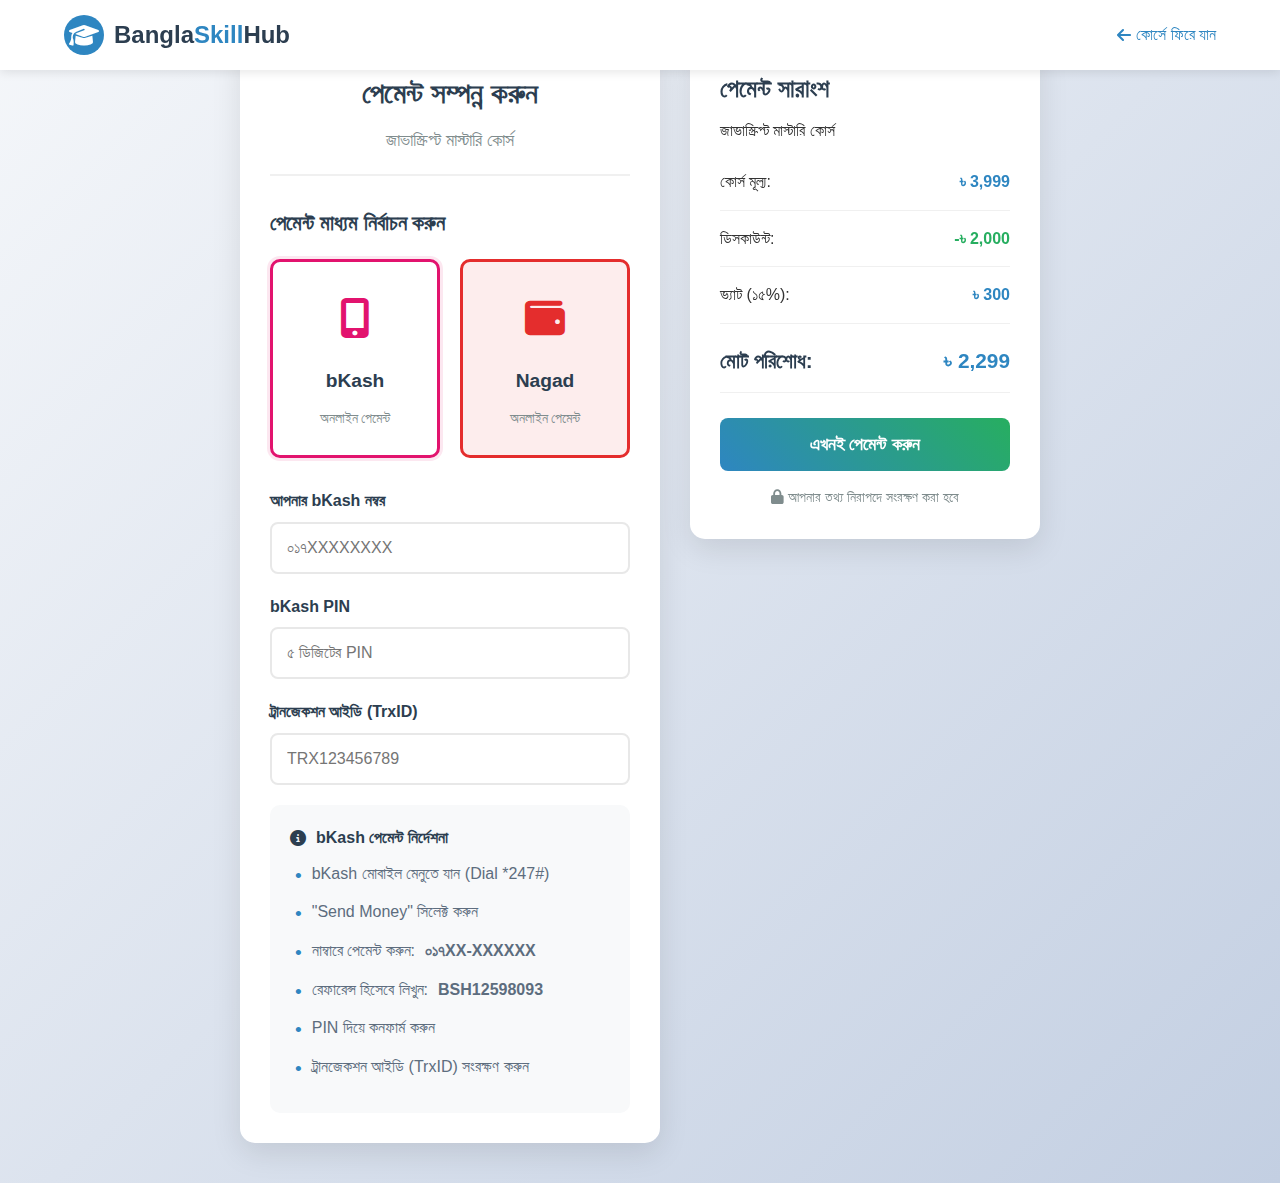
<file: payment.html>
<!DOCTYPE html>
<html lang="bn">
<head>
    <meta charset="UTF-8">
    <meta name="viewport" content="width=device-width, initial-scale=1.0">
    <title>পেমেন্ট - Bangla Skill Hub</title>
    <link rel="stylesheet" href="style.css">
    <link rel="stylesheet" href="https://cdnjs.cloudflare.com/ajax/libs/font-awesome/6.4.0/css/all.min.css">
    <style>
        /* পেমেন্ট পেজের স্টাইল */
        :root {
            --bkash-color: #E2136E;
            --bkash-light: #FCE4EC;
            --nagad-color: #E42D2D;
            --nagad-light: #FDEDED;
            --success-color: #27AE60;
            --error-color: #E74C3C;
        }

        * {
            margin: 0;
            padding: 0;
            box-sizing: border-box;
        }

        body {
            font-family: 'Hind Siliguri', sans-serif;
            background: linear-gradient(135deg, #f5f7fa 0%, #c3cfe2 100%);
            min-height: 100vh;
            display: flex;
            flex-direction: column;
        }

        /* নেভিগেশন বার */
        .navbar {
            background: white;
            padding: 15px 0;
            box-shadow: 0 2px 10px rgba(0,0,0,0.1);
        }

        .nav-container {
            width: 90%;
            max-width: 1200px;
            margin: 0 auto;
            display: flex;
            justify-content: space-between;
            align-items: center;
        }

        .logo {
            display: flex;
            align-items: center;
            text-decoration: none;
        }

        .logo-icon {
            background: #2E86C1;
            color: white;
            width: 40px;
            height: 40px;
            border-radius: 50%;
            display: flex;
            align-items: center;
            justify-content: center;
            margin-right: 10px;
        }

        .logo-text {
            font-size: 1.5rem;
            font-weight: 700;
            color: #2C3E50;
        }

        .logo-text span {
            color: #2E86C1;
        }

        .back-btn {
            text-decoration: none;
            color: #2E86C1;
            font-weight: 500;
            display: flex;
            align-items: center;
            gap: 5px;
        }

        .back-btn:hover {
            color: #2573a7;
        }

        /* পেমেন্ট কন্টেন্ট */
        .payment-container {
            flex: 1;
            padding: 40px 20px;
            display: flex;
            justify-content: center;
        }

        .payment-wrapper {
            width: 100%;
            max-width: 800px;
            display: grid;
            grid-template-columns: 1fr 350px;
            gap: 30px;
        }

        /* পেমেন্ট বক্স */
        .payment-box {
            background: white;
            border-radius: 15px;
            padding: 30px;
            box-shadow: 0 10px 30px rgba(0,0,0,0.1);
        }

        .payment-header {
            text-align: center;
            margin-bottom: 30px;
            padding-bottom: 20px;
            border-bottom: 2px solid #f0f0f0;
        }

        .payment-header h1 {
            color: #2C3E50;
            font-size: 1.8rem;
            margin-bottom: 10px;
        }

        .course-info {
            color: #7F8C8D;
            font-size: 1.1rem;
        }

        /* পেমেন্ট অপশন */
        .payment-options {
            margin-bottom: 30px;
        }

        .payment-options h2 {
            color: #2C3E50;
            margin-bottom: 20px;
            font-size: 1.3rem;
        }

        .options-grid {
            display: grid;
            grid-template-columns: 1fr 1fr;
            gap: 20px;
        }

        .payment-option {
            border: 3px solid #E8E8E8;
            border-radius: 10px;
            padding: 25px;
            cursor: pointer;
            transition: all 0.3s;
            text-align: center;
            background: white;
        }

        .payment-option:hover {
            transform: translateY(-5px);
            box-shadow: 0 10px 20px rgba(0,0,0,0.1);
        }

        .payment-option.selected {
            border-width: 3px;
        }

        /* bKash অপশন */
        .bkash-option {
            border-color: var(--bkash-color);
            background: var(--bkash-light);
        }

        .bkash-option.selected {
            border-color: var(--bkash-color);
            background: white;
            box-shadow: 0 0 0 3px rgba(226, 19, 110, 0.1);
        }

        .bkash-logo {
            color: var(--bkash-color);
            font-size: 2.5rem;
            margin-bottom: 15px;
        }

        /* Nagad অপশন */
        .nagad-option {
            border-color: var(--nagad-color);
            background: var(--nagad-light);
        }

        .nagad-option.selected {
            border-color: var(--nagad-color);
            background: white;
            box-shadow: 0 0 0 3px rgba(228, 45, 45, 0.1);
        }

        .nagad-logo {
            color: var(--nagad-color);
            font-size: 2.5rem;
            margin-bottom: 15px;
        }

        .payment-option h3 {
            color: #2C3E50;
            margin-bottom: 10px;
            font-size: 1.2rem;
        }

        .payment-option p {
            color: #7F8C8D;
            font-size: 0.9rem;
        }

        /* পেমেন্ট ফর্ম */
        .payment-form {
            margin-top: 30px;
        }

        .form-section {
            display: none;
            animation: fadeIn 0.5s;
        }

        .form-section.active {
            display: block;
        }

        @keyframes fadeIn {
            from { opacity: 0; }
            to { opacity: 1; }
        }

        .form-group {
            margin-bottom: 20px;
        }

        .form-group label {
            display: block;
            margin-bottom: 8px;
            font-weight: 600;
            color: #2C3E50;
        }

        .form-group input {
            width: 100%;
            padding: 15px;
            border: 2px solid #E8E8E8;
            border-radius: 8px;
            font-size: 1rem;
            font-family: inherit;
            transition: all 0.3s;
        }

        .form-group input:focus {
            outline: none;
            border-color: #2E86C1;
        }

        .form-group input.error {
            border-color: var(--error-color);
            background: #FDEDED;
        }

        .form-group input.success {
            border-color: var(--success-color);
            background: #EAFAF1;
        }

        .error-message {
            color: var(--error-color);
            font-size: 0.85rem;
            margin-top: 5px;
            display: none;
        }

        .payment-instructions {
            background: #F8F9FA;
            padding: 20px;
            border-radius: 10px;
            margin-top: 20px;
        }

        .instructions-title {
            color: #2C3E50;
            margin-bottom: 10px;
            font-weight: 600;
            display: flex;
            align-items: center;
            gap: 10px;
        }

        .instructions-list {
            list-style: none;
            padding-left: 5px;
        }

        .instructions-list li {
            margin-bottom: 8px;
            color: #5D6D7E;
            display: flex;
            align-items: flex-start;
            gap: 10px;
        }

        .instructions-list li:before {
            content: "•";
            color: #2E86C1;
            font-size: 1.2rem;
        }

        /* পেমেন্ট সামারি */
        .payment-summary {
            background: white;
            border-radius: 15px;
            padding: 30px;
            box-shadow: 0 10px 30px rgba(0,0,0,0.1);
            height: fit-content;
            position: sticky;
            top: 30px;
        }

        .summary-header {
            margin-bottom: 25px;
        }

        .summary-header h2 {
            color: #2C3E50;
            font-size: 1.5rem;
            margin-bottom: 10px;
        }

        .summary-item {
            display: flex;
            justify-content: space-between;
            margin-bottom: 15px;
            padding-bottom: 15px;
            border-bottom: 1px solid #f0f0f0;
        }

        .summary-item:last-child {
            border-bottom: none;
        }

        .summary-total {
            font-size: 1.3rem;
            font-weight: 700;
            color: #2C3E50;
            margin-top: 20px;
        }

        .summary-amount {
            color: #2E86C1;
            font-weight: 600;
        }

        .discount {
            color: var(--success-color);
        }

        .original-price {
            text-decoration: line-through;
            color: #95A5A6;
            font-size: 0.9rem;
        }

        .payment-button {
            width: 100%;
            padding: 16px;
            background: linear-gradient(45deg, #2E86C1, #27AE60);
            color: white;
            border: none;
            border-radius: 8px;
            font-size: 1.1rem;
            font-weight: 600;
            cursor: pointer;
            transition: all 0.3s;
            margin-top: 25px;
            display: flex;
            align-items: center;
            justify-content: center;
            gap: 10px;
        }

        .payment-button:hover {
            transform: translateY(-3px);
            box-shadow: 0 10px 20px rgba(46, 134, 193, 0.2);
        }

        .payment-button:disabled {
            opacity: 0.7;
            cursor: not-allowed;
            transform: none;
        }

        .spinner {
            display: none;
            width: 25px;
            height: 25px;
            border: 3px solid #f3f3f3;
            border-top: 3px solid white;
            border-radius: 50%;
            animation: spin 1s linear infinite;
        }

        @keyframes spin {
            0% { transform: rotate(0deg); }
            100% { transform: rotate(360deg); }
        }

        /* সাফল্য মডাল */
        .modal {
            display: none;
            position: fixed;
            top: 0;
            left: 0;
            width: 100%;
            height: 100%;
            background: rgba(0,0,0,0.5);
            z-index: 1000;
            align-items: center;
            justify-content: center;
        }

        .modal.active {
            display: flex;
        }

        .modal-content {
            background: white;
            padding: 50px;
            border-radius: 15px;
            text-align: center;
            max-width: 500px;
            width: 90%;
            animation: modalFadeIn 0.5s;
        }

        @keyframes modalFadeIn {
            from {
                opacity: 0;
                transform: translateY(-50px);
            }
            to {
                opacity: 1;
                transform: translateY(0);
            }
        }

        .success-icon {
            font-size: 4rem;
            color: var(--success-color);
            margin-bottom: 20px;
        }

        .modal-content h2 {
            color: #2C3E50;
            margin-bottom: 15px;
        }

        .modal-content p {
            color: #7F8C8D;
            margin-bottom: 25px;
        }

        .transaction-details {
            background: #F8F9FA;
            padding: 20px;
            border-radius: 10px;
            margin: 20px 0;
            text-align: left;
        }

        .transaction-details h3 {
            color: #2C3E50;
            margin-bottom: 10px;
        }

        .detail-row {
            display: flex;
            justify-content: space-between;
            margin-bottom: 8px;
        }

        .modal-buttons {
            display: flex;
            gap: 15px;
            justify-content: center;
            margin-top: 30px;
        }

        /* রেসপন্সিভ ডিজাইন */
        @media (max-width: 900px) {
            .payment-wrapper {
                grid-template-columns: 1fr;
                max-width: 600px;
            }
            
            .payment-summary {
                position: static;
            }
        }

        @media (max-width: 768px) {
            .options-grid {
                grid-template-columns: 1fr;
            }
            
            .modal-buttons {
                flex-direction: column;
            }
            
            .payment-box, .payment-summary {
                padding: 25px 20px;
            }
        }

        @media (max-width: 480px) {
            .nav-container {
                flex-direction: column;
                gap: 15px;
            }
            
            .modal-content {
                padding: 30px 20px;
            }
        }
    </style>
</head>
<body>
    <!-- নেভিগেশন -->
    <nav class="navbar">
        <div class="nav-container">
            <a href="index.html" class="logo">
                <div class="logo-icon">
                    <i class="fas fa-graduation-cap"></i>
                </div>
                <div class="logo-text">Bangla<span>Skill</span>Hub</div>
            </a>
            
            <a href="course-list.html" class="back-btn">
                <i class="fas fa-arrow-left"></i> কোর্সে ফিরে যান
            </a>
        </div>
    </nav>

    <!-- পেমেন্ট কন্টেন্ট -->
    <div class="payment-container">
        <div class="payment-wrapper">
            <!-- পেমেন্ট বক্স -->
            <div class="payment-box">
                <div class="payment-header">
                    <h1>পেমেন্ট সম্পন্ন করুন</h1>
                    <p class="course-info" id="courseName">জাভাস্ক্রিপ্ট মাস্টারি কোর্স</p>
                </div>

                <!-- পেমেন্ট অপশন -->
                <div class="payment-options">
                    <h2>পেমেন্ট মাধ্যম নির্বাচন করুন</h2>
                    <div class="options-grid">
                        <!-- bKash অপশন -->
                        <div class="payment-option bkash-option selected" data-method="bkash" onclick="selectPaymentMethod('bkash')">
                            <div class="bkash-logo">
                                <i class="fas fa-mobile-alt"></i>
                            </div>
                            <h3>bKash</h3>
                            <p>অনলাইন পেমেন্ট</p>
                        </div>

                        <!-- Nagad অপশন -->
                        <div class="payment-option nagad-option" data-method="nagad" onclick="selectPaymentMethod('nagad')">
                            <div class="nagad-logo">
                                <i class="fas fa-wallet"></i>
                            </div>
                            <h3>Nagad</h3>
                            <p>অনলাইন পেমেন্ট</p>
                        </div>
                    </div>
                </div>

                <!-- bKash ফর্ম -->
                <div class="payment-form">
                    <div id="bkashForm" class="form-section active">
                        <div class="form-group">
                            <label for="bkashNumber">আপনার bKash নম্বর</label>
                            <input type="text" id="bkashNumber" placeholder="০১৭XXXXXXXX" maxlength="11">
                            <div class="error-message" id="bkashNumberError"></div>
                        </div>

                        <div class="form-group">
                            <label for="bkashPin">bKash PIN</label>
                            <input type="password" id="bkashPin" placeholder="৫ ডিজিটের PIN" maxlength="5">
                            <div class="error-message" id="bkashPinError"></div>
                        </div>

                        <div class="form-group">
                            <label for="bkashTrxID">ট্রানজেকশন আইডি (TrxID)</label>
                            <input type="text" id="bkashTrxID" placeholder="TRX123456789" maxlength="15">
                            <div class="error-message" id="bkashTrxIDError"></div>
                        </div>

                        <div class="payment-instructions">
                            <div class="instructions-title">
                                <i class="fas fa-info-circle"></i> bKash পেমেন্ট নির্দেশনা
                            </div>
                            <ul class="instructions-list">
                                <li>bKash মোবাইল মেনুতে যান (Dial *247#)</li>
                                <li>"Send Money" সিলেক্ট করুন</li>
                                <li>নাম্বারে পেমেন্ট করুন: <strong id="merchantNumber">০১৭XX-XXXXXX</strong></li>
                                <li>রেফারেন্স হিসেবে লিখুন: <strong id="paymentRef">BSH2024</strong></li>
                                <li>PIN দিয়ে কনফার্ম করুন</li>
                                <li>ট্রানজেকশন আইডি (TrxID) সংরক্ষণ করুন</li>
                            </ul>
                        </div>
                    </div>

                    <!-- Nagad ফর্ম -->
                    <div id="nagadForm" class="form-section">
                        <div class="form-group">
                            <label for="nagadNumber">আপনার Nagad নম্বর</label>
                            <input type="text" id="nagadNumber" placeholder="০১৭XXXXXXXX" maxlength="11">
                            <div class="error-message" id="nagadNumberError"></div>
                        </div>

                        <div class="form-group">
                            <label for="nagadPin">Nagad PIN</label>
                            <input type="password" id="nagadPin" placeholder="৫ ডিজিটের PIN" maxlength="5">
                            <div class="error-message" id="nagadPinError"></div>
                        </div>

                        <div class="form-group">
                            <label for="nagadTrxID">ট্রানজেকশন আইডি</label>
                            <input type="text" id="nagadTrxID" placeholder="NID123456789" maxlength="15">
                            <div class="error-message" id="nagadTrxIDError"></div>
                        </div>

                        <div class="payment-instructions">
                            <div class="instructions-title">
                                <i class="fas fa-info-circle"></i> Nagad পেমেন্ট নির্দেশনা
                            </div>
                            <ul class="instructions-list">
                                <li>Nagad মোবাইল মেনুতে যান (Dial *167#)</li>
                                <li>"Send Money" সিলেক্ট করুন</li>
                                <li>নাম্বারে পেমেন্ট করুন: <strong id="nagadMerchant">০১৭XX-XXXXXX</strong></li>
                                <li>রেফারেন্স হিসেবে লিখুন: <strong id="nagadRef">BSH2024</strong></li>
                                <li>PIN দিয়ে কনফার্ম করুন</li>
                                <li>ট্রানজেকশন আইডি সংরক্ষণ করুন</li>
                            </ul>
                        </div>
                    </div>
                </div>
            </div>

            <!-- পেমেন্ট সামারি -->
            <div class="payment-summary">
                <div class="summary-header">
                    <h2>পেমেন্ট সারাংশ</h2>
                    <p id="summaryCourse">জাভাস্ক্রিপ্ট মাস্টারি কোর্স</p>
                </div>

                <div class="summary-item">
                    <span>কোর্স মূল্য:</span>
                    <span class="summary-amount">৳ <span id="originalPrice">৩,৯৯৯</span></span>
                </div>

                <div class="summary-item">
                    <span>ডিসকাউন্ট:</span>
                    <span class="summary-amount discount">-৳ <span id="discountAmount">২,০০০</span></span>
                </div>

                <div class="summary-item">
                    <span>ভ্যাট (১৫%):</span>
                    <span class="summary-amount">৳ <span id="vatAmount">৩০০</span></span>
                </div>

                <div class="summary-item summary-total">
                    <span>মোট পরিশোধ:</span>
                    <span class="summary-amount">৳ <span id="totalAmount">২,২৯৯</span></span>
                </div>

                <button class="payment-button" id="payNowBtn" onclick="processPayment()">
                    <span id="payNowText">এখনই পেমেন্ট করুন</span>
                    <div class="spinner" id="paymentSpinner"></div>
                </button>

                <p style="text-align: center; margin-top: 15px; color: #7F8C8D; font-size: 0.9rem;">
                    <i class="fas fa-lock"></i> আপনার তথ্য নিরাপদে সংরক্ষণ করা হবে
                </p>
            </div>
        </div>
    </div>

    <!-- সাফল্য মডাল -->
    <div class="modal" id="successModal">
        <div class="modal-content">
            <div class="success-icon">
                <i class="fas fa-check-circle"></i>
            </div>
            <h2>পেমেন্ট সফল!</h2>
            <p>ধন্যবাদ! আপনার পেমেন্ট সফলভাবে সম্পন্ন হয়েছে।</p>
            
            <div class="transaction-details">
                <h3>ট্রানজেকশন বিস্তারিত</h3>
                <div class="detail-row">
                    <span>অর্ডার আইডি:</span>
                    <span id="modalOrderId">BSH-2024-00123</span>
                </div>
                <div class="detail-row">
                    <span>কোর্স:</span>
                    <span id="modalCourseName">জাভাস্ক্রিপ্ট মাস্টারি</span>
                </div>
                <div class="detail-row">
                    <span>পরিমাণ:</span>
                    <span id="modalAmount">৳ ২,২৯৯</span>
                </div>
                <div class="detail-row">
                    <span>পদ্ধতি:</span>
                    <span id="modalMethod">bKash</span>
                </div>
                <div class="detail-row">
                    <span>তারিখ:</span>
                    <span id="modalDate">২৮ জানুয়ারি, ২০২৪</span>
                </div>
            </div>

            <div class="modal-buttons">
                <button class="payment-button" onclick="goToDashboard()">
                    <i class="fas fa-tachometer-alt"></i> ড্যাশবোর্ডে যান
                </button>
                <button onclick="printReceipt()" style="padding: 15px 30px; border: 2px solid #2E86C1; background: white; color: #2E86C1; border-radius: 8px; cursor: pointer;">
                    <i class="fas fa-print"></i> রিসিট প্রিন্ট করুন
                </button>
            </div>
        </div>
    </div>

    <script>
        // কোর্স তথ্য
        let selectedCourse = JSON.parse(localStorage.getItem('selectedCourse')) || {
            name: 'জাভাস্ক্রিপ্ট মাস্টারি কোর্স',
            price: 1999,
            originalPrice: 3999,
            discount: 2000,
            vat: 300,
            total: 2299
        };

        // পেমেন্ট মেথড
        let selectedMethod = 'bkash';

        // পেজ লোড
        document.addEventListener('DOMContentLoaded', function() {
            // কোর্স তথ্য দেখান
            document.getElementById('courseName').textContent = selectedCourse.name;
            document.getElementById('summaryCourse').textContent = selectedCourse.name;
            document.getElementById('originalPrice').textContent = selectedCourse.originalPrice.toLocaleString();
            document.getElementById('discountAmount').textContent = selectedCourse.discount.toLocaleString();
            document.getElementById('vatAmount').textContent = selectedCourse.vat.toLocaleString();
            document.getElementById('totalAmount').textContent = selectedCourse.total.toLocaleString();

            // রেফারেন্স নম্বর জেনারেট
            const refNumber = 'BSH' + Date.now().toString().slice(-8);
            document.getElementById('paymentRef').textContent = refNumber;
            document.getElementById('nagadRef').textContent = refNumber;

            // bKash সিলেক্ট করা থাকুক
            selectPaymentMethod('bkash');

            // রিয়েল-টাইম ভ্যালিডেশন
            setupRealTimeValidation();
        });

        // পেমেন্ট মেথড সিলেক্ট
        function selectPaymentMethod(method) {
            selectedMethod = method;
            
            // সব অপশন থেকে সিলেক্টেড ক্লাস সরান
            document.querySelectorAll('.payment-option').forEach(option => {
                option.classList.remove('selected');
            });
            
            // নির্বাচিত অপশন সিলেক্ট করুন
            document.querySelector(`.payment-option[data-method="${method}"]`).classList.add('selected');
            
            // সংশ্লিষ্ট ফর্ম দেখান
            document.querySelectorAll('.form-section').forEach(section => {
                section.classList.remove('active');
            });
            document.getElementById(`${method}Form`).classList.add('active');
            
            // মডালে মেথড আপডেট
            document.getElementById('modalMethod').textContent = method === 'bkash' ? 'bKash' : 'Nagad';
        }

        // রিয়েল-টাইম ভ্যালিডেশন সেটআপ
        function setupRealTimeValidation() {
            // bKash নম্বর ভ্যালিডেশন
            document.getElementById('bkashNumber').addEventListener('input', function() {
                validateBkashNumber(this.value);
            });

            // bKash PIN ভ্যালিডেশন
            document.getElementById('bkashPin').addEventListener('input', function() {
                validateBkashPin(this.value);
            });

            // bKash TrxID ভ্যালিডেশন
            document.getElementById('bkashTrxID').addEventListener('input', function() {
                validateTrxID(this.value, 'bkash');
            });

            // Nagad নম্বর ভ্যালিডেশন
            document.getElementById('nagadNumber').addEventListener('input', function() {
                validateNagadNumber(this.value);
            });

            // Nagad PIN ভ্যালিডেশন
            document.getElementById('nagadPin').addEventListener('input', function() {
                validateNagadPin(this.value);
            });

            // Nagad TrxID ভ্যালিডেশন
            document.getElementById('nagadTrxID').addEventListener('input', function() {
                validateTrxID(this.value, 'nagad');
            });
        }

        // bKash নম্বর ভ্যালিডেশন
        function validateBkashNumber(number) {
            const errorElement = document.getElementById('bkashNumberError');
            const inputElement = document.getElementById('bkashNumber');
            
            // ১১ ডিজিট চেক
            if (number.length !== 11) {
                showError(inputElement, errorElement, 'বৈধ bKash নম্বর দিন (১১ ডিজিট)');
                return false;
            }
            
            // শুরু 01 দিয়ে হতে হবে
            if (!number.startsWith('01')) {
                showError(inputElement, errorElement, 'নম্বরটি 01 দিয়ে শুরু হতে হবে');
                return false;
            }
            
            // শুধু সংখ্যা চেক
            if (!/^\d+$/.test(number)) {
                showError(inputElement, errorElement, 'শুধুমাত্র সংখ্যা দিন');
                return false;
            }
            
            showSuccess(inputElement, errorElement);
            return true;
        }

        // bKash PIN ভ্যালিডেশন
        function validateBkashPin(pin) {
            const errorElement = document.getElementById('bkashPinError');
            const inputElement = document.getElementById('bkashPin');
            
            // ৫ ডিজিট চেক
            if (pin.length !== 5) {
                showError(inputElement, errorElement, 'বৈধ PIN দিন (৫ ডিজিট)');
                return false;
            }
            
            // শুধু সংখ্যা চেক
            if (!/^\d+$/.test(pin)) {
                showError(inputElement, errorElement, 'শুধুমাত্র সংখ্যা দিন');
                return false;
            }
            
            showSuccess(inputElement, errorElement);
            return true;
        }

        // Nagad নম্বর ভ্যালিডেশন
        function validateNagadNumber(number) {
            const errorElement = document.getElementById('nagadNumberError');
            const inputElement = document.getElementById('nagadNumber');
            
            // ১১ ডিজিট চেক
            if (number.length !== 11) {
                showError(inputElement, errorElement, 'বৈধ Nagad নম্বর দিন (১১ ডিজিট)');
                return false;
            }
            
            // শুরু 01 দিয়ে হতে হবে
            if (!number.startsWith('01')) {
                showError(inputElement, errorElement, 'নম্বরটি 01 দিয়ে শুরু হতে হবে');
                return false;
            }
            
            // শুধু সংখ্যা চেক
            if (!/^\d+$/.test(number)) {
                showError(inputElement, errorElement, 'শুধুমাত্র সংখ্যা দিন');
                return false;
            }
            
            showSuccess(inputElement, errorElement);
            return true;
        }

        // Nagad PIN ভ্যালিডেশন
        function validateNagadPin(pin) {
            const errorElement = document.getElementById('nagadPinError');
            const inputElement = document.getElementById('nagadPin');
            
            // ৫ ডিজিট চেক
            if (pin.length !== 5) {
                showError(inputElement, errorElement, 'বৈধ PIN দিন (৫ ডিজিট)');
                return false;
            }
            
            // শুধু সংখ্যা চেক
            if (!/^\d+$/.test(pin)) {
                showError(inputElement, errorElement, 'শুধুমাত্র সংখ্যা দিন');
                return false;
            }
            
            showSuccess(inputElement, errorElement);
            return true;
        }

        // TrxID ভ্যালিডেশন
        function validateTrxID(trxId, method) {
            const errorElement = document.getElementById(`${method}TrxIDError`);
            const inputElement = document.getElementById(`${method}TrxID`);
            
            // কমপক্ষে ৮ ডিজিট চেক
            if (trxId.length < 8) {
                showError(inputElement, errorElement, 'ট্রানজেকশন আইডি কমপক্ষে ৮ অক্ষর হতে হবে');
                return false;
            }
            
            // শুধু অক্ষর ও সংখ্যা চেক
            if (!/^[A-Za-z0-9]+$/.test(trxId)) {
                showError(inputElement, errorElement, 'শুধুমাত্র অক্ষর ও সংখ্যা দিন');
                return false;
            }
            
            showSuccess(inputElement, errorElement);
            return true;
        }

        // এরর শো
        function showError(inputElement, errorElement, message) {
            inputElement.classList.remove('success');
            inputElement.classList.add('error');
            errorElement.textContent = message;
            errorElement.style.display = 'block';
        }

        // সাকসেস শো
        function showSuccess(inputElement, errorElement) {
            inputElement.classList.remove('error');
            inputElement.classList.add('success');
            errorElement.style.display = 'none';
        }

        // পেমেন্ট প্রসেস
        function processPayment() {
            // ভ্যালিডেশন চেক
            let isValid = true;
            
            if (selectedMethod === 'bkash') {
                isValid = validateBkashNumber(document.getElementById('bkashNumber').value) &&
                         validateBkashPin(document.getElementById('bkashPin').value) &&
                         validateTrxID(document.getElementById('bkashTrxID').value, 'bkash');
            } else {
                isValid = validateNagadNumber(document.getElementById('nagadNumber').value) &&
                         validateNagadPin(document.getElementById('nagadPin').value) &&
                         validateTrxID(document.getElementById('nagadTrxID').value, 'nagad');
            }
            
            if (!isValid) {
                alert('দয়া করে সব তথ্য সঠিকভাবে দিন');
                return;
            }
            
            // লোডিং স্টেট
            const payNowBtn = document.getElementById('payNowBtn');
            const payNowText = document.getElementById('payNowText');
            const spinner = document.getElementById('paymentSpinner');
            
            payNowBtn.disabled = true;
            payNowText.textContent = 'পেমেন্ট প্রক্রিয়াধীন...';
            spinner.style.display = 'block';
            
            // সিমুলেটেড পেমেন্ট প্রসেসিং (২ সেকেন্ড)
            setTimeout(() => {
                // পেমেন্ট ডেটা সেভ
                const paymentData = {
                    orderId: 'BSH-' + Date.now().toString().slice(-6),
                    course: selectedCourse.name,
                    amount: selectedCourse.total,
                    method: selectedMethod,
                    date: new Date().toLocaleDateString('bn-BD'),
                    time: new Date().toLocaleTimeString('bn-BD'),
                    status: 'completed'
                };
                
                // লোকালস্টোরেজে সেভ
                localStorage.setItem('lastPayment', JSON.stringify(paymentData));
                
                // কোর্স এনরোলমেন্ট সেভ
                const enrollments = JSON.parse(localStorage.getItem('enrollments') || '[]');
                enrollments.push({
                    ...paymentData,
                    enrolledAt: new Date().toISOString(),
                    progress: 0,
                    status: 'active'
                });
                localStorage.setItem('enrollments', JSON.stringify(enrollments));
                
                // সাফল্য মডাল শো
                showSuccessModal(paymentData);
                
                // বাটন রিসেট
                payNowBtn.disabled = false;
                payNowText.textContent = 'এখনই পেমেন্ট করুন';
                spinner.style.display = 'none';
            }, 2000);
        }

        // সাফল্য মডাল শো
        function showSuccessModal(paymentData) {
            // মডাল কন্টেন্ট আপডেট
            document.getElementById('modalOrderId').textContent = paymentData.orderId;
            document.getElementById('modalCourseName').textContent = paymentData.course;
            document.getElementById('modalAmount').textContent = `৳ ${paymentData.amount.toLocaleString()}`;
            document.getElementById('modalMethod').textContent = paymentData.method === 'bkash' ? 'bKash' : 'Nagad';
            document.getElementById('modalDate').textContent = paymentData.date;
            
            // মডাল শো
            document.getElementById('successModal').classList.add('active');
        }

        // ড্যাশবোর্ডে যান
        function goToDashboard() {
            window.location.href = 'dashboard.html';
        }

        // রিসিট প্রিন্ট
        function printReceipt() {
            const paymentData = JSON.parse(localStorage.getItem('lastPayment') || '{}');
            
            const receiptContent = `
                <html>
                <head>
                    <title>পেমেন্ট রিসিট</title>
                    <style>
                        body { font-family: Arial, sans-serif; padding: 20px; max-width: 400px; margin: 0 auto; }
                        h2 { color: #2E86C1; text-align: center; }
                        hr { border: none; border-top: 2px solid #2E86C1; margin: 20px 0; }
                        .detail { display: flex; justify-content: space-between; margin: 10px 0; }
                        .total { font-weight: bold; font-size: 1.2rem; margin-top: 20px; }
                        .thank-you { text-align: center; margin-top: 30px; color: #27AE60; }
                    </style>
                </head>
                <body>
                    <h2>Bangla Skill Hub</h2>
                    <p style="text-align: center;">পেমেন্ট রিসিট</p>
                    <hr>
                    <div class="detail">
                        <span>অর্ডার আইডি:</span>
                        <span>${paymentData.orderId || 'N/A'}</span>
                    </div>
                    <div class="detail">
                        <span>কোর্স:</span>
                        <span>${paymentData.course || 'N/A'}</span>
                    </div>
                    <div class="detail">
                        <span>পেমেন্ট পদ্ধতি:</span>
                        <span>${paymentData.method || 'N/A'}</span>
                    </div>
                    <div class="detail">
                        <span>পরিমাণ:</span>
                        <span>৳${paymentData.amount || '0'}</span>
                    </div>
                    <div class="detail">
                        <span>তারিখ:</span>
                        <span>${paymentData.date || 'N/A'}</span>
                    </div>
                    <div class="detail">
                        <span>সময়:</span>
                        <span>${paymentData.time || 'N/A'}</span>
                    </div>
                    <div class="detail total">
                        <span>মোট পরিশোধ:</span>
                        <span>৳${paymentData.amount || '0'}</span>
                    </div>
                    <hr>
                    <div class="thank-you">
                        <p>ধন্যবাদ!</p>
                        <p>www.banglaskillhub.com</p>
                    </div>
                </body>
                </html>
            `;
            
            const printWindow = window.open('', '_blank');
            printWindow.document.write(receiptContent);
            printWindow.document.close();
            printWindow.print();
        }

        // URL থেকে কোর্স ডেটা লোড
        window.onload = function() {
            const urlParams = new URLSearchParams(window.location.search);
            const courseId = urlParams.get('course');
            
            if (courseId) {
                // কোর্স ডেটা লোড করুন (লোকালস্টোরেজ বা API থেকে)
                const courses = JSON.parse(localStorage.getItem('courses') || '[]');
                const course = courses.find(c => c.id === courseId);
                
                if (course) {
                    selectedCourse = {
                        name: course.name,
                        price: course.price,
                        originalPrice: course.originalPrice,
                        discount: course.originalPrice - course.price,
                        vat: Math.round(course.price * 0.15),
                        total: Math.round(course.price * 1.15)
                    };
                    
                    // UI আপডেট
                    document.getElementById('courseName').textContent = selectedCourse.name;
                    document.getElementById('summaryCourse').textContent = selectedCourse.name;
                    document.getElementById('originalPrice').textContent = selectedCourse.originalPrice.toLocaleString();
                    document.getElementById('discountAmount').textContent = selectedCourse.discount.toLocaleString();
                    document.getElementById('vatAmount').textContent = selectedCourse.vat.toLocaleString();
                    document.getElementById('totalAmount').textContent = selectedCourse.total.toLocaleString();
                    
                    // লোকালস্টোরেজে সেভ
                    localStorage.setItem('selectedCourse', JSON.stringify(selectedCourse));
                }
            }
        };
    </script>
</body>
</html>
</file>
<file: style.css>
/* ===== BASIC RESET ===== */
* {
    margin: 0;
    padding: 0;
    box-sizing: border-box;
}

:root {
    --primary: #2E86C1;
    --secondary: #27AE60;
    --accent: #E74C3C;
    --dark: #2C3E50;
    --light: #F8F9FA;
    --gray: #7F8C8D;
    --light-gray: #ECF0F1;
    --shadow: 0 5px 15px rgba(0, 0, 0, 0.1);
    --shadow-lg: 0 15px 30px rgba(0, 0, 0, 0.15);
    --transition: all 0.3s ease;
}

html {
    scroll-behavior: smooth;
}

body {
    font-family: 'Hind Siliguri', 'Poppins', sans-serif;
    line-height: 1.6;
    color: #333;
    background-color: var(--light);
}

.container {
    width: 90%;
    max-width: 1200px;
    margin: 0 auto;
    padding: 0 15px;
}

/* ===== BUTTONS ===== */
.btn {
    display: inline-block;
    padding: 12px 30px;
    border-radius: 5px;
    text-decoration: none;
    font-weight: 600;
    font-size: 1rem;
    transition: var(--transition);
    cursor: pointer;
    border: none;
    font-family: inherit;
}

.btn-primary {
    background-color: var(--primary);
    color: white;
}

.btn-primary:hover {
    background-color: #2573a7;
    transform: translateY(-3px);
    box-shadow: var(--shadow);
}

.btn-secondary {
    background-color: var(--secondary);
    color: white;
}

.btn-secondary:hover {
    background-color: #219653;
    transform: translateY(-3px);
    box-shadow: var(--shadow);
}

.btn-outline {
    background: white;
    border: 2px solid var(--primary);
    color: var(--primary);
}

.btn-outline:hover {
    background: var(--primary);
    color: white;
}

/* ===== NAVBAR ===== */
.navbar {
    background-color: white;
    padding: 20px 0;
    position: fixed;
    width: 100%;
    top: 0;
    z-index: 1000;
    box-shadow: 0 2px 10px rgba(0, 0, 0, 0.1);
}

.navbar .container {
    display: flex;
    justify-content: space-between;
    align-items: center;
}

.logo {
    display: flex;
    align-items: center;
    text-decoration: none;
}

.logo-icon {
    background-color: var(--primary);
    color: white;
    width: 40px;
    height: 40px;
    border-radius: 50%;
    display: flex;
    align-items: center;
    justify-content: center;
    margin-right: 10px;
    font-size: 1.5rem;
}

.logo-text {
    font-size: 1.8rem;
    font-weight: 700;
    color: var(--dark);
}

.logo-text span {
    color: var(--primary);
}

.nav-links {
    display: flex;
    list-style: none;
}

.nav-links li {
    margin-left: 30px;
}

.nav-links a {
    color: var(--dark);
    text-decoration: none;
    font-weight: 500;
    transition: var(--transition);
    position: relative;
}

.nav-links a:hover {
    color: var(--primary);
}

.nav-links a::after {
    content: '';
    position: absolute;
    width: 0;
    height: 2px;
    background: var(--primary);
    bottom: -5px;
    left: 0;
    transition: var(--transition);
}

.nav-links a:hover::after {
    width: 100%;
}

.nav-links .login-link {
    color: var(--primary);
    font-weight: 600;
}

.auth-buttons {
    display: flex;
    gap: 15px;
}

.menu-toggle {
    display: none;
    font-size: 1.5rem;
    cursor: pointer;
    color: var(--dark);
}

/* ===== SECTIONS ===== */
.section {
    padding: 80px 0;
}

.section-title {
    text-align: center;
    font-size: 2.5rem;
    margin-bottom: 50px;
    color: var(--dark);
    position: relative;
}

.section-title::after {
    content: '';
    position: absolute;
    width: 100px;
    height: 4px;
    background: var(--primary);
    bottom: -15px;
    left: 50%;
    transform: translateX(-50%);
    border-radius: 2px;
}

/* ===== FOOTER ===== */
.footer {
    background-color: var(--dark);
    color: white;
    padding: 60px 0 30px;
}

.footer-content {
    display: grid;
    grid-template-columns: repeat(4, 1fr);
    gap: 40px;
    margin-bottom: 40px;
}

.footer-about h3,
.footer-links h4,
.footer-contact h4 {
    font-size: 1.2rem;
    margin-bottom: 20px;
    color: white;
}

.footer-links ul,
.footer-contact ul {
    list-style: none;
}

.footer-links li,
.footer-contact li {
    margin-bottom: 10px;
}

.footer-links a,
.footer-contact a {
    color: #BDC3C7;
    text-decoration: none;
    transition: var(--transition);
}

.footer-links a:hover,
.footer-contact a:hover {
    color: white;
    padding-left: 5px;
}

.footer-bottom {
    text-align: center;
    padding-top: 30px;
    border-top: 1px solid rgba(255, 255, 255, 0.1);
    color: #95A5A6;
    font-size: 0.9rem;
}

/* ===== RESPONSIVE ===== */
@media (max-width: 992px) {
    .footer-content {
        grid-template-columns: repeat(2, 1fr);
    }
}

@media (max-width: 768px) {
    .menu-toggle {
        display: block;
    }
    
    .nav-links {
        position: fixed;
        top: 80px;
        left: -100%;
        flex-direction: column;
        background-color: white;
        width: 100%;
        text-align: center;
        transition: left 0.3s;
        padding: 20px 0;
        box-shadow: 0 10px 15px rgba(0, 0, 0, 0.1);
    }
    
    .nav-links.active {
        left: 0;
    }
    
    .nav-links li {
        margin: 15px 0;
    }
    
    .auth-buttons {
        display: none;
    }
    
    .section-title {
        font-size: 2rem;
    }
    
    .section {
        padding: 60px 0;
    }
}

@media (max-width: 576px) {
    .footer-content {
        grid-template-columns: 1fr;
    }
}
</file>
